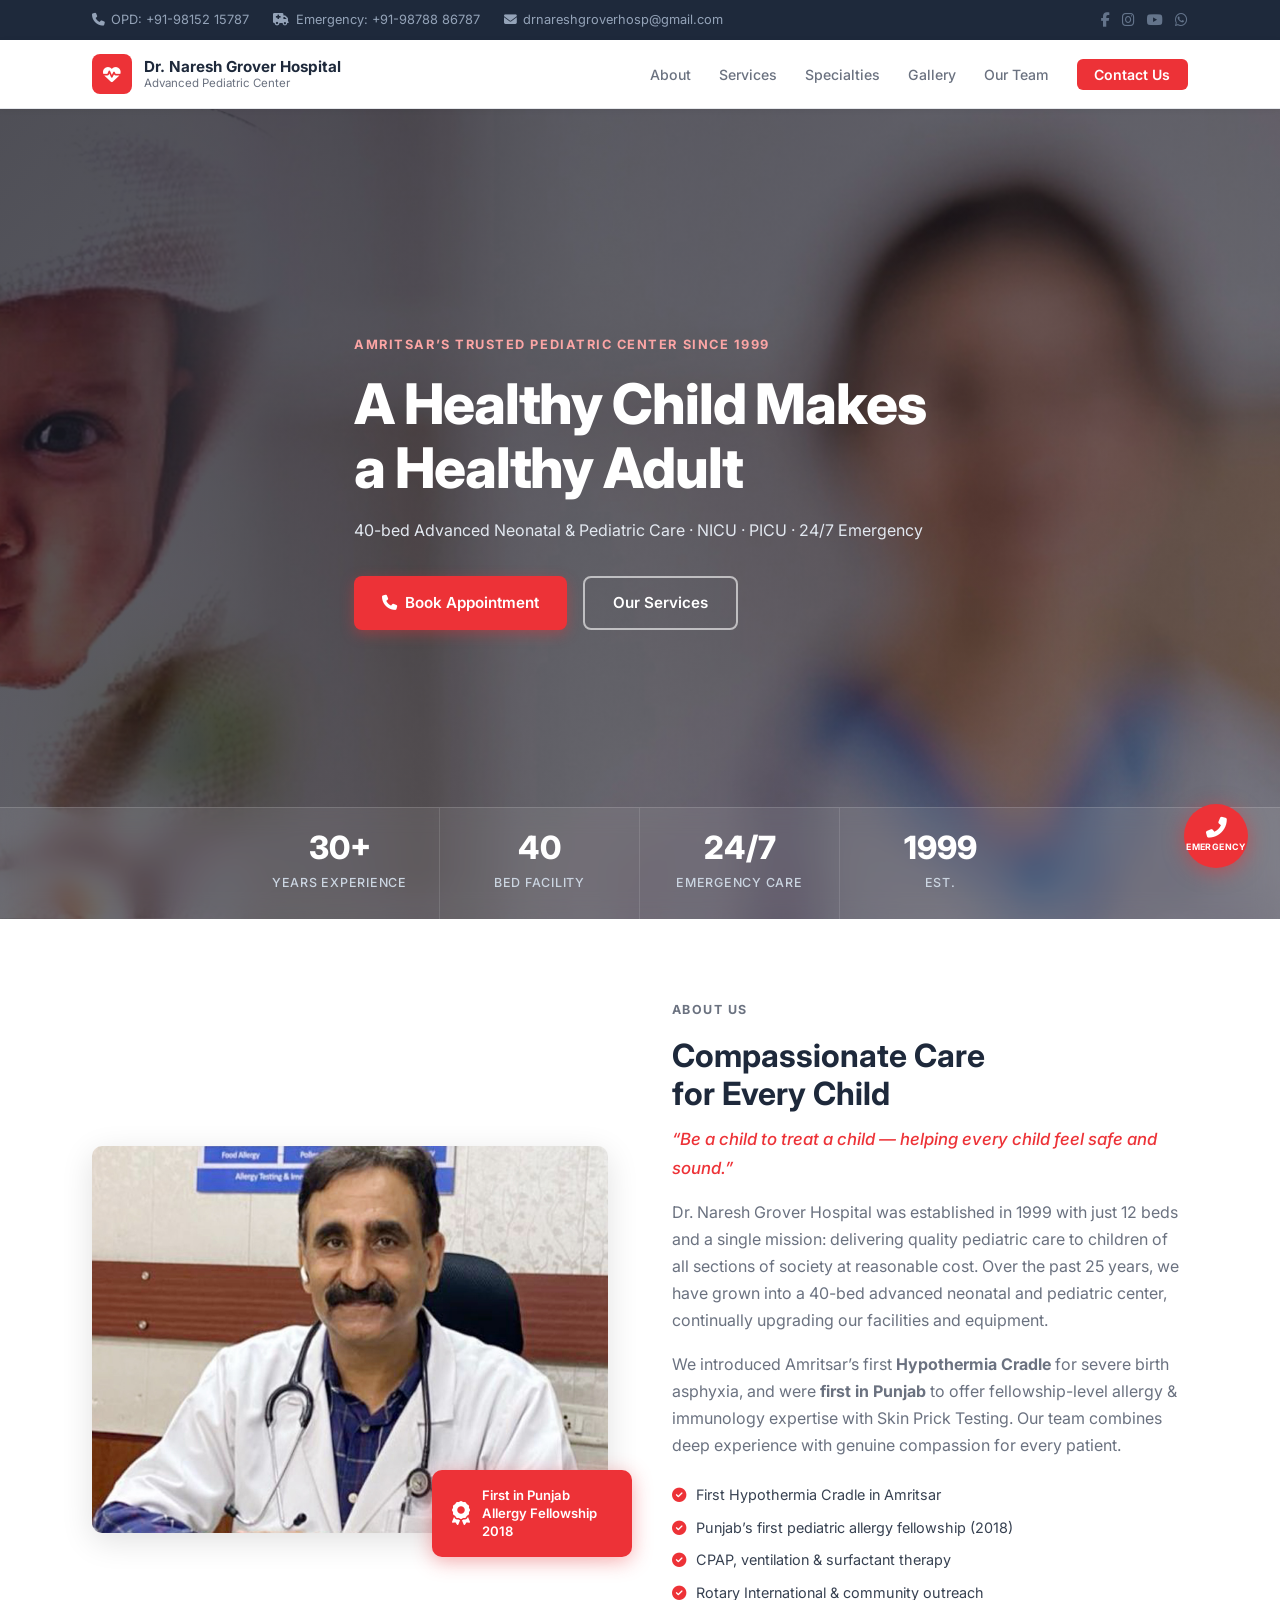
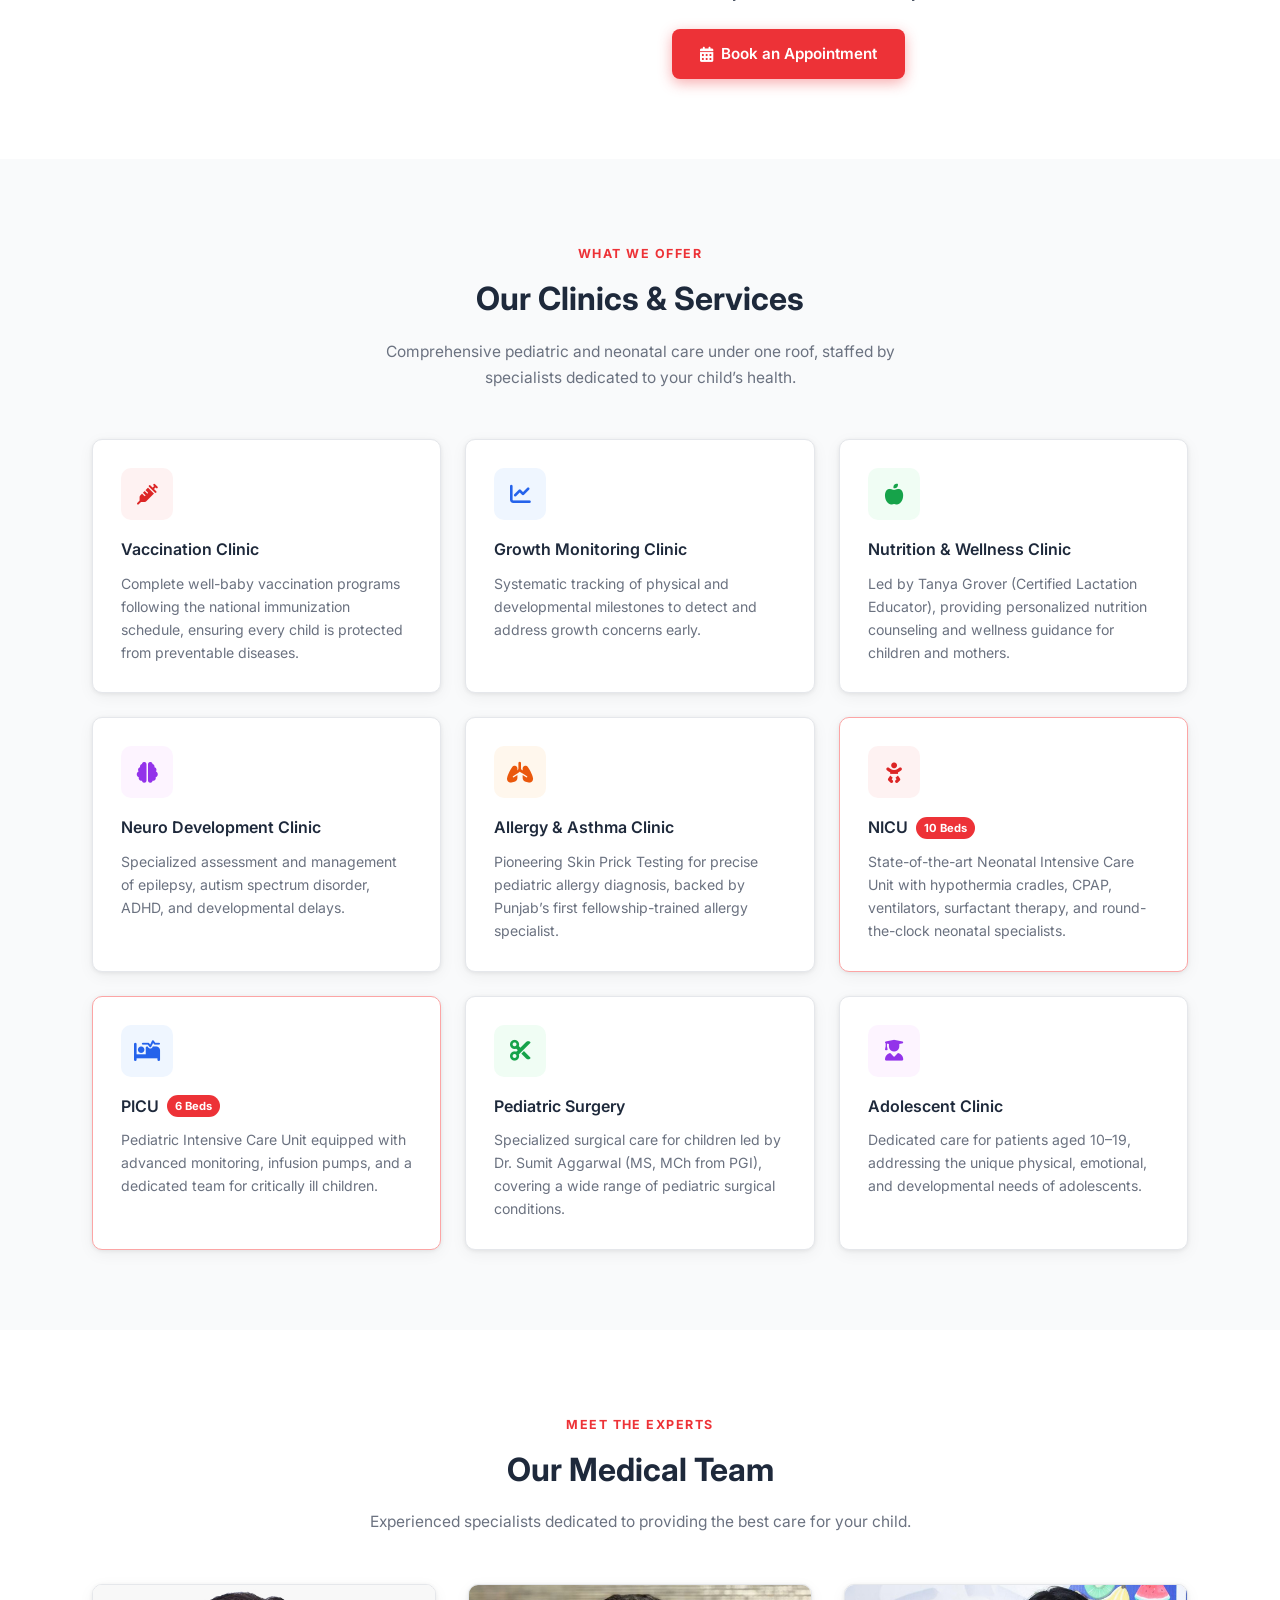
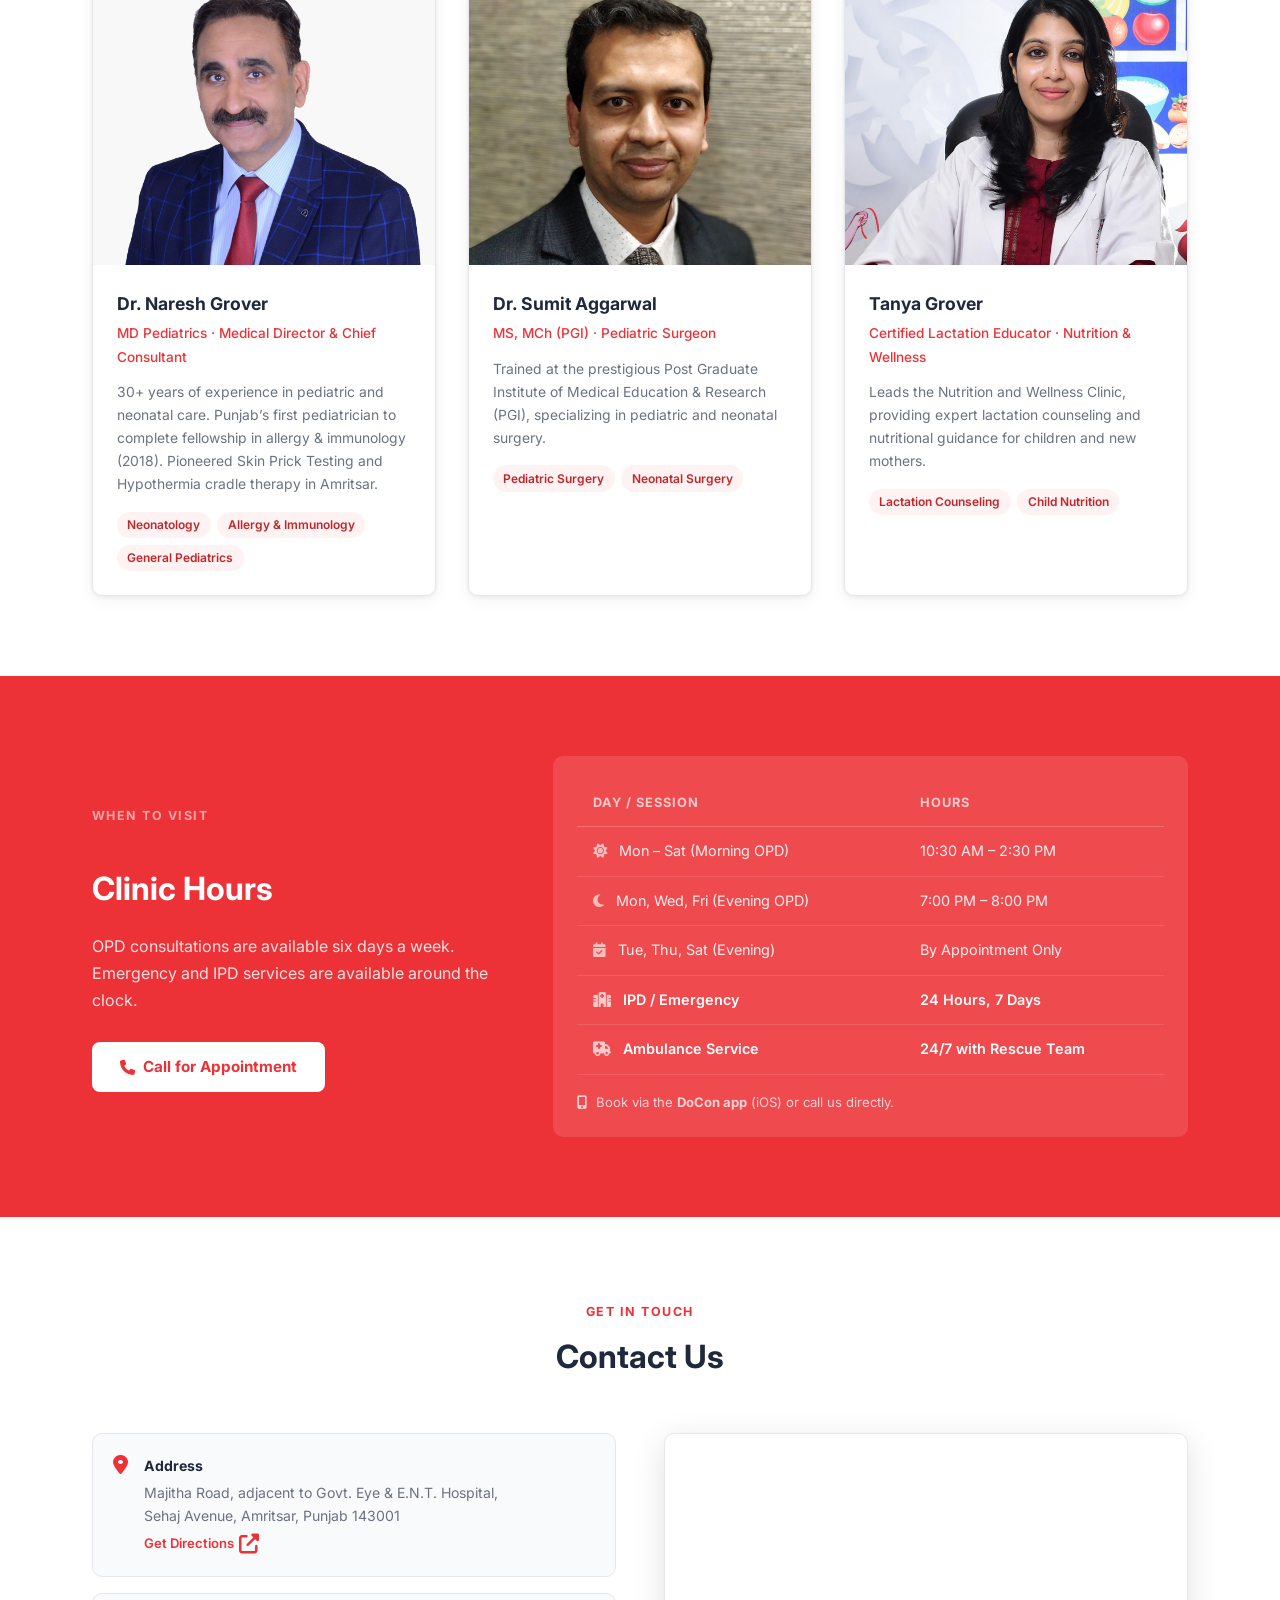
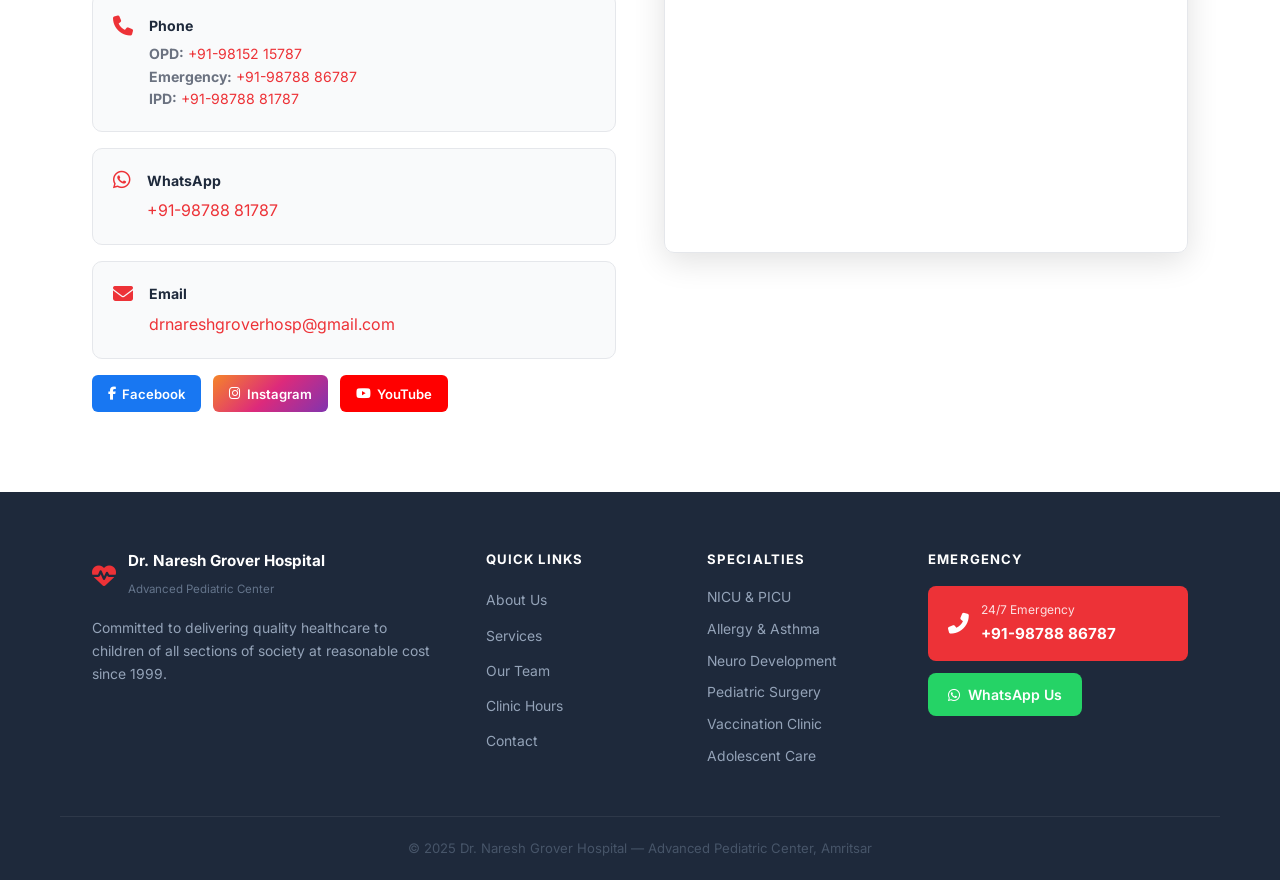
<file: index.html>
<!DOCTYPE html>
<html lang="en">
<head>
  <meta charset="UTF-8" />
  <meta name="viewport" content="width=device-width, initial-scale=1.0" />
  <title>Dr. Naresh Grover Hospital &mdash; Advanced Pediatric Center</title>
  <meta name="description" content="Dr. Naresh Grover Hospital - Advanced Pediatric Center in Amritsar. 40-bed NICU/PICU facility with 30+ years of expert pediatric and neonatal care." />
  <link rel="stylesheet" href="style.css" />
  <link rel="preconnect" href="https://fonts.googleapis.com" />
  <link rel="preconnect" href="https://fonts.gstatic.com" crossorigin />
  <link href="https://fonts.googleapis.com/css2?family=Inter:wght@300;400;500;600;700&display=swap" rel="stylesheet" />
  <link rel="stylesheet" href="https://cdnjs.cloudflare.com/ajax/libs/font-awesome/6.4.0/css/all.min.css" />
</head>
<body>

  <!-- Top Bar -->
  <div class="topbar">
    <div class="topbar-inner">
      <div class="topbar-left">
        <a href="tel:+919815215787"><i class="fas fa-phone"></i> OPD: +91-98152 15787</a>
        <a href="tel:+919878886787"><i class="fas fa-ambulance"></i> Emergency: +91-98788 86787</a>
        <a href="mailto:drnareshgroverhosp@gmail.com"><i class="fas fa-envelope"></i> drnareshgroverhosp@gmail.com</a>
      </div>
      <div class="topbar-right">
        <a href="https://www.facebook.com/drnareshgroverhospital" target="_blank" rel="noopener" aria-label="Facebook"><i class="fab fa-facebook-f"></i></a>
        <a href="https://www.instagram.com/drnareshgroverhospital" target="_blank" rel="noopener" aria-label="Instagram"><i class="fab fa-instagram"></i></a>
        <a href="https://www.youtube.com/@DrNareshGrover" target="_blank" rel="noopener" aria-label="YouTube"><i class="fab fa-youtube"></i></a>
        <a href="https://wa.me/919878881787" target="_blank" rel="noopener" aria-label="WhatsApp"><i class="fab fa-whatsapp"></i></a>
      </div>
    </div>
  </div>

  <!-- Navigation -->
  <nav id="navbar">
    <div class="nav-container">
      <a href="#top" class="nav-brand">
        <div class="brand-icon"><i class="fas fa-heartbeat"></i></div>
        <div class="brand-text">
          <span class="brand-name">Dr. Naresh Grover Hospital</span>
          <span class="brand-sub">Advanced Pediatric Center</span>
        </div>
      </a>
      <button class="nav-toggle" id="navToggle" aria-label="Toggle menu">
        <i class="fas fa-bars"></i>
      </button>
      <ul class="nav-links" id="navLinks">
        <li><a href="#about">About</a></li>
        <li><a href="services.html">Services</a></li>
        <li><a href="specialties.html">Specialties</a></li>
        <li><a href="gallery.html">Gallery</a></li>
        <li><a href="#team">Our Team</a></li>
        <li><a href="#contact" class="nav-cta">Contact Us</a></li>
      </ul>
    </div>
  </nav>

  <!-- Hero -->
  <section id="top" class="hero">
    <div class="hero-slides">
      <div class="hero-slide active" style="background-image: url('assets/hero1.jpg')"></div>
      <div class="hero-slide" style="background-image: url('assets/hero2.jpg')"></div>
    </div>
    <div class="hero-overlay"></div>
    <div class="hero-content">
      <p class="hero-eyebrow">Amritsar&rsquo;s Trusted Pediatric Center Since 1999</p>
      <h1>A Healthy Child Makes<br>a Healthy Adult</h1>
      <p class="hero-sub">40-bed Advanced Neonatal &amp; Pediatric Care &middot; NICU &middot; PICU &middot; 24/7 Emergency</p>
      <div class="hero-buttons">
        <a href="tel:+919815215787" class="btn-primary"><i class="fas fa-phone"></i> Book Appointment</a>
        <a href="#services" class="btn-outline">Our Services</a>
      </div>
    </div>
    <div class="hero-stats">
      <div class="stat">
        <span class="stat-num">30+</span>
        <span class="stat-label">Years Experience</span>
      </div>
      <div class="stat">
        <span class="stat-num">40</span>
        <span class="stat-label">Bed Facility</span>
      </div>
      <div class="stat">
        <span class="stat-num">24/7</span>
        <span class="stat-label">Emergency Care</span>
      </div>
      <div class="stat">
        <span class="stat-num">1999</span>
        <span class="stat-label">Est.</span>
      </div>
    </div>
  </section>

  <!-- About -->
  <section id="about" class="section">
    <div class="container about-grid">
      <div class="about-img">
        <img src="assets/hospital-about.jpg" alt="Dr. Naresh Grover Hospital" />
        <div class="about-badge">
          <i class="fas fa-award"></i>
          <span>First in Punjab<br>Allergy Fellowship 2018</span>
        </div>
      </div>
      <div class="about-text">
        <p class="section-eyebrow">About Us</p>
        <h2>Compassionate Care<br>for Every Child</h2>
        <p class="lead">&ldquo;Be a child to treat a child &mdash; helping every child feel safe and sound.&rdquo;</p>
        <p>Dr. Naresh Grover Hospital was established in 1999 with just 12 beds and a single mission: delivering quality pediatric care to children of all sections of society at reasonable cost. Over the past 25 years, we have grown into a 40-bed advanced neonatal and pediatric center, continually upgrading our facilities and equipment.</p>
        <p>We introduced Amritsar&rsquo;s first <strong>Hypothermia Cradle</strong> for severe birth asphyxia, and were <strong>first in Punjab</strong> to offer fellowship-level allergy &amp; immunology expertise with Skin Prick Testing. Our team combines deep experience with genuine compassion for every patient.</p>
        <div class="about-highlights">
          <div class="highlight">
            <i class="fas fa-check-circle"></i>
            <span>First Hypothermia Cradle in Amritsar</span>
          </div>
          <div class="highlight">
            <i class="fas fa-check-circle"></i>
            <span>Punjab&rsquo;s first pediatric allergy fellowship (2018)</span>
          </div>
          <div class="highlight">
            <i class="fas fa-check-circle"></i>
            <span>CPAP, ventilation &amp; surfactant therapy</span>
          </div>
          <div class="highlight">
            <i class="fas fa-check-circle"></i>
            <span>Rotary International &amp; community outreach</span>
          </div>
        </div>
        <a href="tel:+919815215787" class="btn-primary"><i class="fas fa-calendar-alt"></i> Book an Appointment</a>
      </div>
    </div>
  </section>

  <!-- Services -->
  <section id="services" class="section section-alt">
    <div class="container">
      <div class="section-header">
        <p class="section-eyebrow">What We Offer</p>
        <h2>Our Clinics &amp; Services</h2>
        <p class="section-desc">Comprehensive pediatric and neonatal care under one roof, staffed by specialists dedicated to your child&rsquo;s health.</p>
      </div>
      <div class="services-grid">

        <div class="service-card">
          <div class="service-icon" style="background:#fef2f2; color:#dc2626;"><i class="fas fa-syringe"></i></div>
          <h3>Vaccination Clinic</h3>
          <p>Complete well-baby vaccination programs following the national immunization schedule, ensuring every child is protected from preventable diseases.</p>
        </div>

        <div class="service-card">
          <div class="service-icon" style="background:#eff6ff; color:#2563eb;"><i class="fas fa-chart-line"></i></div>
          <h3>Growth Monitoring Clinic</h3>
          <p>Systematic tracking of physical and developmental milestones to detect and address growth concerns early.</p>
        </div>

        <div class="service-card">
          <div class="service-icon" style="background:#f0fdf4; color:#16a34a;"><i class="fas fa-apple-alt"></i></div>
          <h3>Nutrition &amp; Wellness Clinic</h3>
          <p>Led by Tanya Grover (Certified Lactation Educator), providing personalized nutrition counseling and wellness guidance for children and mothers.</p>
        </div>

        <div class="service-card">
          <div class="service-icon" style="background:#fdf4ff; color:#9333ea;"><i class="fas fa-brain"></i></div>
          <h3>Neuro Development Clinic</h3>
          <p>Specialized assessment and management of epilepsy, autism spectrum disorder, ADHD, and developmental delays.</p>
        </div>

        <div class="service-card">
          <div class="service-icon" style="background:#fff7ed; color:#ea580c;"><i class="fas fa-lungs"></i></div>
          <h3>Allergy &amp; Asthma Clinic</h3>
          <p>Pioneering Skin Prick Testing for precise pediatric allergy diagnosis, backed by Punjab&rsquo;s first fellowship-trained allergy specialist.</p>
        </div>

        <div class="service-card featured-service">
          <div class="service-icon" style="background:#fef2f2; color:#dc2626;"><i class="fas fa-baby"></i></div>
          <h3>NICU <span class="badge">10 Beds</span></h3>
          <p>State-of-the-art Neonatal Intensive Care Unit with hypothermia cradles, CPAP, ventilators, surfactant therapy, and round-the-clock neonatal specialists.</p>
        </div>

        <div class="service-card featured-service">
          <div class="service-icon" style="background:#eff6ff; color:#2563eb;"><i class="fas fa-procedures"></i></div>
          <h3>PICU <span class="badge">6 Beds</span></h3>
          <p>Pediatric Intensive Care Unit equipped with advanced monitoring, infusion pumps, and a dedicated team for critically ill children.</p>
        </div>

        <div class="service-card">
          <div class="service-icon" style="background:#f0fdf4; color:#16a34a;"><i class="fas fa-cut"></i></div>
          <h3>Pediatric Surgery</h3>
          <p>Specialized surgical care for children led by Dr. Sumit Aggarwal (MS, MCh from PGI), covering a wide range of pediatric surgical conditions.</p>
        </div>

        <div class="service-card">
          <div class="service-icon" style="background:#fdf4ff; color:#9333ea;"><i class="fas fa-user-graduate"></i></div>
          <h3>Adolescent Clinic</h3>
          <p>Dedicated care for patients aged 10–19, addressing the unique physical, emotional, and developmental needs of adolescents.</p>
        </div>

      </div>
    </div>
  </section>

  <!-- Team -->
  <section id="team" class="section">
    <div class="container">
      <div class="section-header">
        <p class="section-eyebrow">Meet the Experts</p>
        <h2>Our Medical Team</h2>
        <p class="section-desc">Experienced specialists dedicated to providing the best care for your child.</p>
      </div>
      <div class="team-grid">

        <div class="team-card">
          <div class="team-img-wrap">
            <img src="assets/dr-naresh.jpg" alt="Dr. Naresh Grover" />
          </div>
          <div class="team-body">
            <h3>Dr. Naresh Grover</h3>
            <p class="team-role">MD Pediatrics &middot; Medical Director &amp; Chief Consultant</p>
            <p class="team-bio">30+ years of experience in pediatric and neonatal care. Punjab&rsquo;s first pediatrician to complete fellowship in allergy &amp; immunology (2018). Pioneered Skin Prick Testing and Hypothermia cradle therapy in Amritsar.</p>
            <div class="team-tags">
              <span>Neonatology</span>
              <span>Allergy &amp; Immunology</span>
              <span>General Pediatrics</span>
            </div>
          </div>
        </div>

        <div class="team-card">
          <div class="team-img-wrap">
            <img src="assets/dr-sumit.jpg" alt="Dr. Sumit Aggarwal" />
          </div>
          <div class="team-body">
            <h3>Dr. Sumit Aggarwal</h3>
            <p class="team-role">MS, MCh (PGI) &middot; Pediatric Surgeon</p>
            <p class="team-bio">Trained at the prestigious Post Graduate Institute of Medical Education &amp; Research (PGI), specializing in pediatric and neonatal surgery.</p>
            <div class="team-tags">
              <span>Pediatric Surgery</span>
              <span>Neonatal Surgery</span>
            </div>
          </div>
        </div>

        <div class="team-card">
          <div class="team-img-wrap">
            <img src="assets/tanya.jpg" alt="Tanya Grover" />
          </div>
          <div class="team-body">
            <h3>Tanya Grover</h3>
            <p class="team-role">Certified Lactation Educator &middot; Nutrition &amp; Wellness</p>
            <p class="team-bio">Leads the Nutrition and Wellness Clinic, providing expert lactation counseling and nutritional guidance for children and new mothers.</p>
            <div class="team-tags">
              <span>Lactation Counseling</span>
              <span>Child Nutrition</span>
            </div>
          </div>
        </div>

      </div>
    </div>
  </section>

  <!-- Hours -->
  <section id="hours" class="section section-red">
    <div class="container hours-grid">
      <div class="hours-text">
        <p class="section-eyebrow light">When to Visit</p>
        <h2>Clinic Hours</h2>
        <p>OPD consultations are available six days a week. Emergency and IPD services are available around the clock.</p>
        <a href="tel:+919815215787" class="btn-white"><i class="fas fa-phone"></i> Call for Appointment</a>
      </div>
      <div class="hours-table-wrap">
        <table class="hours-table">
          <thead>
            <tr><th>Day / Session</th><th>Hours</th></tr>
          </thead>
          <tbody>
            <tr>
              <td><i class="fas fa-sun"></i> Mon &ndash; Sat (Morning OPD)</td>
              <td>10:30 AM &ndash; 2:30 PM</td>
            </tr>
            <tr>
              <td><i class="fas fa-moon"></i> Mon, Wed, Fri (Evening OPD)</td>
              <td>7:00 PM &ndash; 8:00 PM</td>
            </tr>
            <tr>
              <td><i class="fas fa-calendar-check"></i> Tue, Thu, Sat (Evening)</td>
              <td>By Appointment Only</td>
            </tr>
            <tr class="highlight-row">
              <td><i class="fas fa-hospital"></i> IPD / Emergency</td>
              <td>24 Hours, 7 Days</td>
            </tr>
            <tr class="highlight-row">
              <td><i class="fas fa-ambulance"></i> Ambulance Service</td>
              <td>24/7 with Rescue Team</td>
            </tr>
          </tbody>
        </table>
        <p class="hours-note"><i class="fas fa-mobile-alt"></i> Book via the <strong>DoCon app</strong> (iOS) or call us directly.</p>
      </div>
    </div>
  </section>

  <!-- Contact -->
  <section id="contact" class="section">
    <div class="container">
      <div class="section-header">
        <p class="section-eyebrow">Get in Touch</p>
        <h2>Contact Us</h2>
      </div>
      <div class="contact-grid">

        <div class="contact-info">
          <div class="contact-card">
            <i class="fas fa-map-marker-alt"></i>
            <div>
              <h4>Address</h4>
              <p>Majitha Road, adjacent to Govt. Eye &amp; E.N.T. Hospital,<br>Sehaj Avenue, Amritsar, Punjab 143001</p>
              <a href="https://goo.gl/maps/JpmwkRrYHi6kUUGVA" target="_blank" rel="noopener" class="map-link">Get Directions <i class="fas fa-external-link-alt"></i></a>
            </div>
          </div>
          <div class="contact-card">
            <i class="fas fa-phone"></i>
            <div>
              <h4>Phone</h4>
              <p><strong>OPD:</strong> <a href="tel:+919815215787">+91-98152 15787</a></p>
              <p><strong>Emergency:</strong> <a href="tel:+919878886787">+91-98788 86787</a></p>
              <p><strong>IPD:</strong> <a href="tel:+919878881787">+91-98788 81787</a></p>
            </div>
          </div>
          <div class="contact-card">
            <i class="fab fa-whatsapp"></i>
            <div>
              <h4>WhatsApp</h4>
              <a href="https://wa.me/919878881787" target="_blank" rel="noopener">+91-98788 81787</a>
            </div>
          </div>
          <div class="contact-card">
            <i class="fas fa-envelope"></i>
            <div>
              <h4>Email</h4>
              <a href="mailto:drnareshgroverhosp@gmail.com">drnareshgroverhosp@gmail.com</a>
            </div>
          </div>
          <div class="social-row">
            <a href="https://www.facebook.com/drnareshgroverhospital" target="_blank" rel="noopener" class="social-btn facebook"><i class="fab fa-facebook-f"></i> Facebook</a>
            <a href="https://www.instagram.com/drnareshgroverhospital" target="_blank" rel="noopener" class="social-btn instagram"><i class="fab fa-instagram"></i> Instagram</a>
            <a href="https://www.youtube.com/@DrNareshGrover" target="_blank" rel="noopener" class="social-btn youtube"><i class="fab fa-youtube"></i> YouTube</a>
          </div>
        </div>

        <div class="map-wrap">
          <iframe
            src="https://www.google.com/maps/embed?pb=!1m18!1m12!1m3!1d3397.7!2d74.8720!3d31.6340!2m3!1f0!2f0!3f0!3m2!1i1024!2i768!4f13.1!3m3!1m2!1s0x0%3A0x0!2zMzHCsDM4JzAyLjQiTiA3NMKwNTInMTkuMiJF!5e0!3m2!1sen!2sin!4v1234567890"
            width="100%" height="100%" style="border:0;" allowfullscreen="" loading="lazy"
            referrerpolicy="no-referrer-when-downgrade"
            title="Dr. Naresh Grover Hospital location map">
          </iframe>
        </div>

      </div>
    </div>
  </section>

  <!-- Footer -->
  <footer>
    <div class="container footer-grid">
      <div class="footer-brand">
        <div class="footer-logo">
          <i class="fas fa-heartbeat"></i>
          <div>
            <span class="footer-name">Dr. Naresh Grover Hospital</span>
            <span class="footer-sub">Advanced Pediatric Center</span>
          </div>
        </div>
        <p>Committed to delivering quality healthcare to children of all sections of society at reasonable cost since 1999.</p>
      </div>
      <div class="footer-links">
        <h4>Quick Links</h4>
        <ul>
          <li><a href="#about">About Us</a></li>
          <li><a href="#services">Services</a></li>
          <li><a href="#team">Our Team</a></li>
          <li><a href="#hours">Clinic Hours</a></li>
          <li><a href="#contact">Contact</a></li>
        </ul>
      </div>
      <div class="footer-services">
        <h4>Specialties</h4>
        <ul>
          <li>NICU &amp; PICU</li>
          <li>Allergy &amp; Asthma</li>
          <li>Neuro Development</li>
          <li>Pediatric Surgery</li>
          <li>Vaccination Clinic</li>
          <li>Adolescent Care</li>
        </ul>
      </div>
      <div class="footer-emergency">
        <h4>Emergency</h4>
        <a href="tel:+919878886787" class="emergency-btn">
          <i class="fas fa-phone-alt"></i>
          <div>
            <span>24/7 Emergency</span>
            <strong>+91-98788 86787</strong>
          </div>
        </a>
        <a href="https://wa.me/919878881787" target="_blank" rel="noopener" class="whatsapp-btn">
          <i class="fab fa-whatsapp"></i> WhatsApp Us
        </a>
      </div>
    </div>
    <div class="footer-bottom">
      <p>&copy; 2025 Dr. Naresh Grover Hospital &mdash; Advanced Pediatric Center, Amritsar</p>
    </div>
  </footer>

  <!-- Floating Emergency Button -->
  <a href="tel:+919878886787" class="fab-emergency" title="Emergency Call">
    <i class="fas fa-phone-alt"></i>
    <span>Emergency</span>
  </a>

  <script src="main.js"></script>
</body>
</html>
</file>
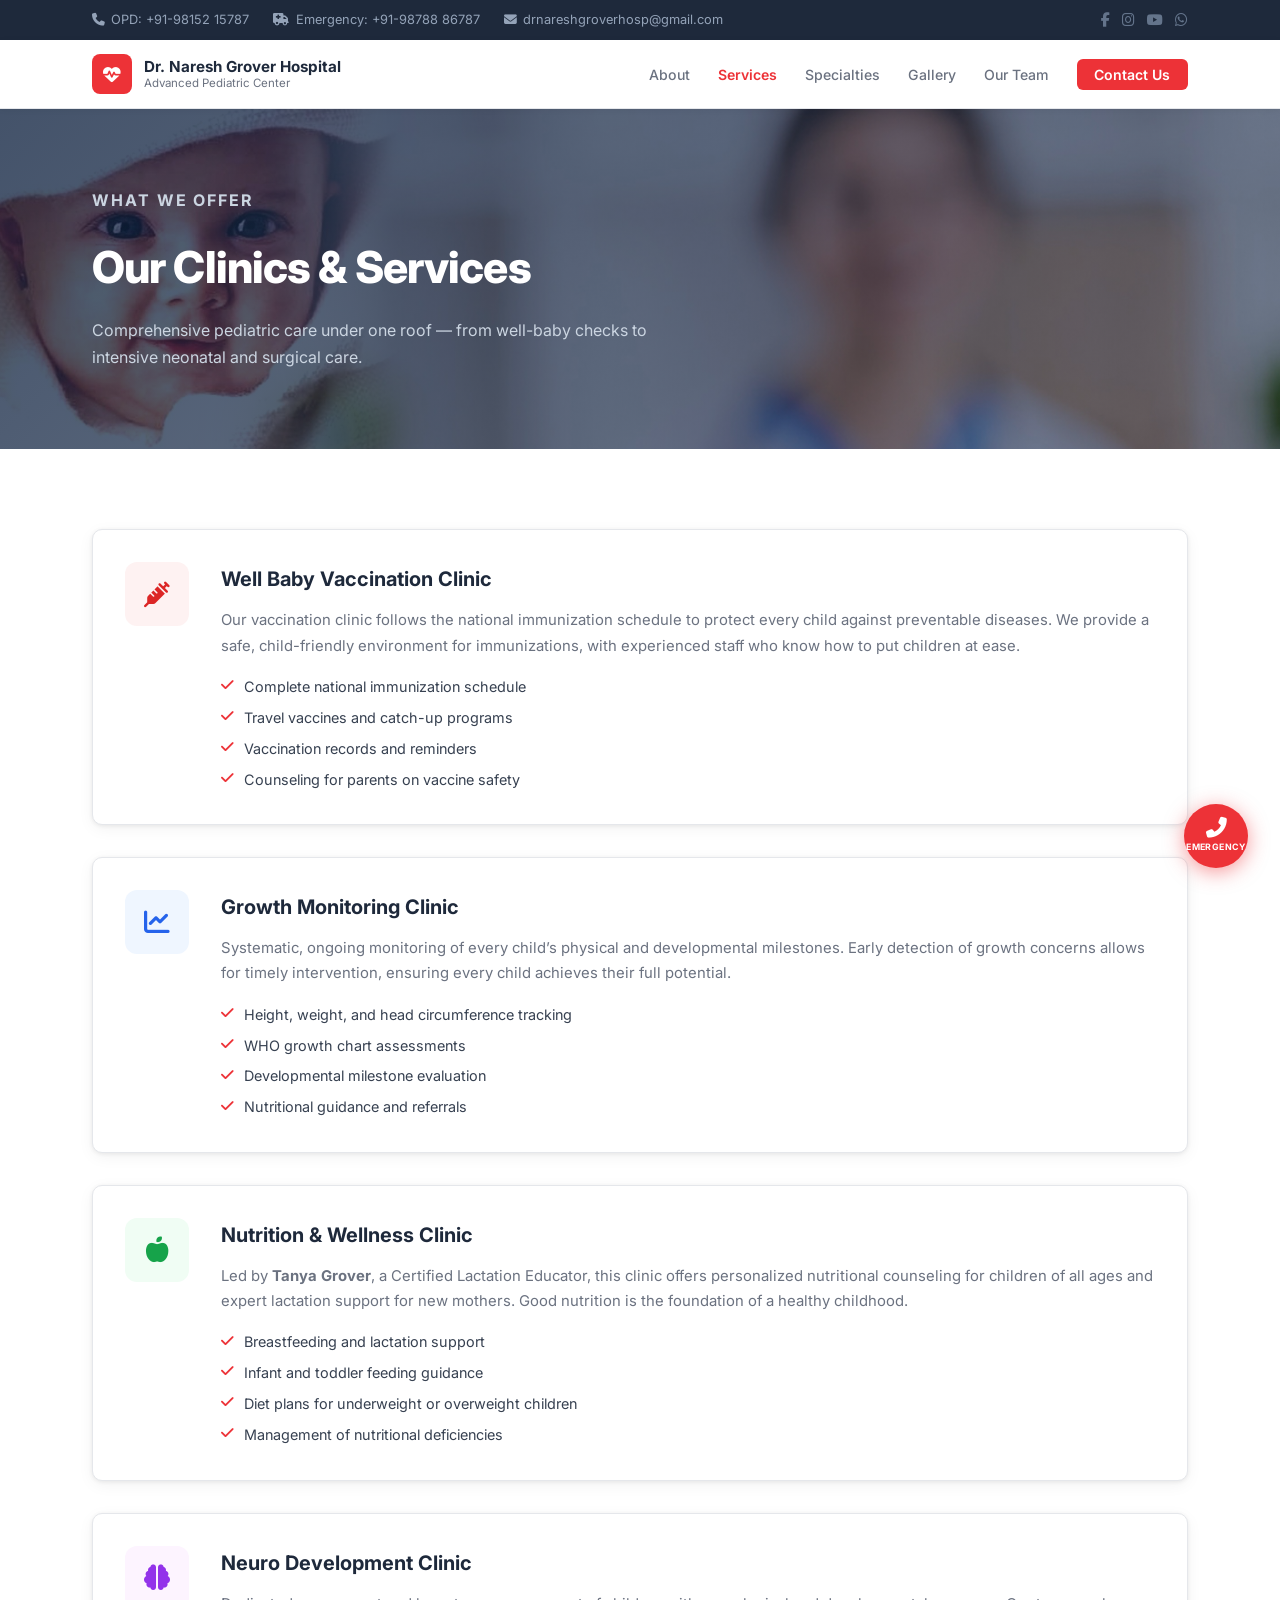
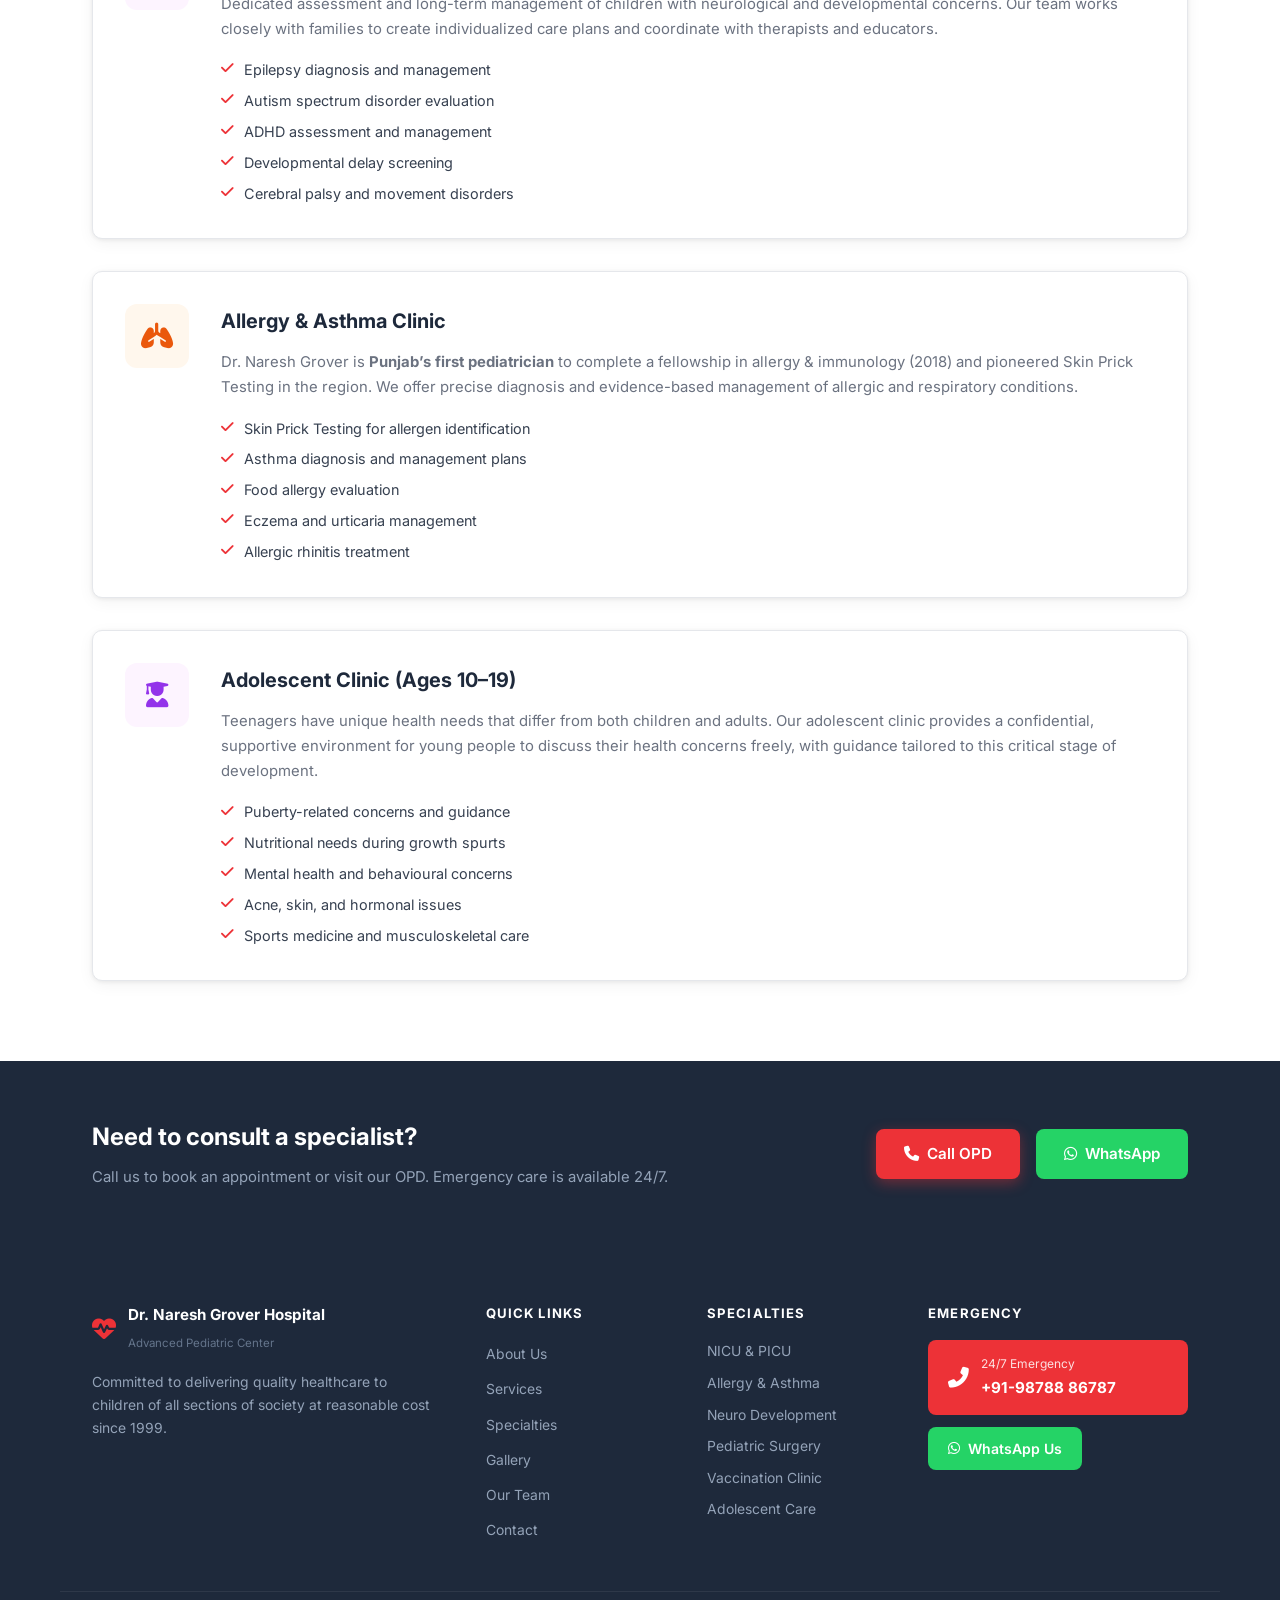
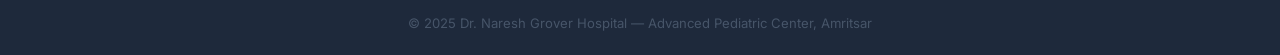
<file: services.html>
<!DOCTYPE html>
<html lang="en">
<head>
  <meta charset="UTF-8" />
  <meta name="viewport" content="width=device-width, initial-scale=1.0" />
  <title>Services &mdash; Dr. Naresh Grover Hospital</title>
  <meta name="description" content="Comprehensive pediatric services at Dr. Naresh Grover Hospital including NICU, PICU, vaccination, allergy, neuro development, nutrition, and adolescent care." />
  <link rel="stylesheet" href="style.css" />
  <link rel="preconnect" href="https://fonts.googleapis.com" />
  <link rel="preconnect" href="https://fonts.gstatic.com" crossorigin />
  <link href="https://fonts.googleapis.com/css2?family=Inter:wght@300;400;500;600;700&display=swap" rel="stylesheet" />
  <link rel="stylesheet" href="https://cdnjs.cloudflare.com/ajax/libs/font-awesome/6.4.0/css/all.min.css" />
</head>
<body>

  <div class="topbar">
    <div class="topbar-inner">
      <div class="topbar-left">
        <a href="tel:+919815215787"><i class="fas fa-phone"></i> OPD: +91-98152 15787</a>
        <a href="tel:+919878886787"><i class="fas fa-ambulance"></i> Emergency: +91-98788 86787</a>
        <a href="mailto:drnareshgroverhosp@gmail.com"><i class="fas fa-envelope"></i> drnareshgroverhosp@gmail.com</a>
      </div>
      <div class="topbar-right">
        <a href="https://www.facebook.com/drnareshgroverhospital" target="_blank" rel="noopener"><i class="fab fa-facebook-f"></i></a>
        <a href="https://www.instagram.com/drnareshgroverhospital" target="_blank" rel="noopener"><i class="fab fa-instagram"></i></a>
        <a href="https://www.youtube.com/@DrNareshGrover" target="_blank" rel="noopener"><i class="fab fa-youtube"></i></a>
        <a href="https://wa.me/919878881787" target="_blank" rel="noopener"><i class="fab fa-whatsapp"></i></a>
      </div>
    </div>
  </div>

  <nav id="navbar">
    <div class="nav-container">
      <a href="index.html" class="nav-brand">
        <div class="brand-icon"><i class="fas fa-heartbeat"></i></div>
        <div class="brand-text">
          <span class="brand-name">Dr. Naresh Grover Hospital</span>
          <span class="brand-sub">Advanced Pediatric Center</span>
        </div>
      </a>
      <button class="nav-toggle" id="navToggle" aria-label="Toggle menu"><i class="fas fa-bars"></i></button>
      <ul class="nav-links" id="navLinks">
        <li><a href="index.html#about">About</a></li>
        <li><a href="services.html" class="nav-active">Services</a></li>
        <li><a href="specialties.html">Specialties</a></li>
        <li><a href="gallery.html">Gallery</a></li>
        <li><a href="index.html#team">Our Team</a></li>
        <li><a href="index.html#contact" class="nav-cta">Contact Us</a></li>
      </ul>
    </div>
  </nav>

  <!-- Page Hero -->
  <div class="page-hero" style="background-image: url('assets/hero1.jpg')">
    <div class="page-hero-overlay"></div>
    <div class="page-hero-content">
      <p class="hero-eyebrow">What We Offer</p>
      <h1>Our Clinics &amp; Services</h1>
      <p>Comprehensive pediatric care under one roof &mdash; from well-baby checks to intensive neonatal and surgical care.</p>
    </div>
  </div>

  <!-- Services Detail -->
  <section class="section">
    <div class="container">
      <div class="services-detail-grid">

        <div class="service-detail-card" id="vaccination">
          <div class="sdc-icon" style="background:#fef2f2; color:#dc2626;"><i class="fas fa-syringe"></i></div>
          <div class="sdc-body">
            <h2>Well Baby Vaccination Clinic</h2>
            <p>Our vaccination clinic follows the national immunization schedule to protect every child against preventable diseases. We provide a safe, child-friendly environment for immunizations, with experienced staff who know how to put children at ease.</p>
            <ul class="sdc-list">
              <li><i class="fas fa-check"></i> Complete national immunization schedule</li>
              <li><i class="fas fa-check"></i> Travel vaccines and catch-up programs</li>
              <li><i class="fas fa-check"></i> Vaccination records and reminders</li>
              <li><i class="fas fa-check"></i> Counseling for parents on vaccine safety</li>
            </ul>
          </div>
        </div>

        <div class="service-detail-card" id="growth">
          <div class="sdc-icon" style="background:#eff6ff; color:#2563eb;"><i class="fas fa-chart-line"></i></div>
          <div class="sdc-body">
            <h2>Growth Monitoring Clinic</h2>
            <p>Systematic, ongoing monitoring of every child&rsquo;s physical and developmental milestones. Early detection of growth concerns allows for timely intervention, ensuring every child achieves their full potential.</p>
            <ul class="sdc-list">
              <li><i class="fas fa-check"></i> Height, weight, and head circumference tracking</li>
              <li><i class="fas fa-check"></i> WHO growth chart assessments</li>
              <li><i class="fas fa-check"></i> Developmental milestone evaluation</li>
              <li><i class="fas fa-check"></i> Nutritional guidance and referrals</li>
            </ul>
          </div>
        </div>

        <div class="service-detail-card" id="nutrition">
          <div class="sdc-icon" style="background:#f0fdf4; color:#16a34a;"><i class="fas fa-apple-alt"></i></div>
          <div class="sdc-body">
            <h2>Nutrition &amp; Wellness Clinic</h2>
            <p>Led by <strong>Tanya Grover</strong>, a Certified Lactation Educator, this clinic offers personalized nutritional counseling for children of all ages and expert lactation support for new mothers. Good nutrition is the foundation of a healthy childhood.</p>
            <ul class="sdc-list">
              <li><i class="fas fa-check"></i> Breastfeeding and lactation support</li>
              <li><i class="fas fa-check"></i> Infant and toddler feeding guidance</li>
              <li><i class="fas fa-check"></i> Diet plans for underweight or overweight children</li>
              <li><i class="fas fa-check"></i> Management of nutritional deficiencies</li>
            </ul>
          </div>
        </div>

        <div class="service-detail-card" id="neuro">
          <div class="sdc-icon" style="background:#fdf4ff; color:#9333ea;"><i class="fas fa-brain"></i></div>
          <div class="sdc-body">
            <h2>Neuro Development Clinic</h2>
            <p>Dedicated assessment and long-term management of children with neurological and developmental concerns. Our team works closely with families to create individualized care plans and coordinate with therapists and educators.</p>
            <ul class="sdc-list">
              <li><i class="fas fa-check"></i> Epilepsy diagnosis and management</li>
              <li><i class="fas fa-check"></i> Autism spectrum disorder evaluation</li>
              <li><i class="fas fa-check"></i> ADHD assessment and management</li>
              <li><i class="fas fa-check"></i> Developmental delay screening</li>
              <li><i class="fas fa-check"></i> Cerebral palsy and movement disorders</li>
            </ul>
          </div>
        </div>

        <div class="service-detail-card" id="allergy">
          <div class="sdc-icon" style="background:#fff7ed; color:#ea580c;"><i class="fas fa-lungs"></i></div>
          <div class="sdc-body">
            <h2>Allergy &amp; Asthma Clinic</h2>
            <p>Dr. Naresh Grover is <strong>Punjab&rsquo;s first pediatrician</strong> to complete a fellowship in allergy &amp; immunology (2018) and pioneered Skin Prick Testing in the region. We offer precise diagnosis and evidence-based management of allergic and respiratory conditions.</p>
            <ul class="sdc-list">
              <li><i class="fas fa-check"></i> Skin Prick Testing for allergen identification</li>
              <li><i class="fas fa-check"></i> Asthma diagnosis and management plans</li>
              <li><i class="fas fa-check"></i> Food allergy evaluation</li>
              <li><i class="fas fa-check"></i> Eczema and urticaria management</li>
              <li><i class="fas fa-check"></i> Allergic rhinitis treatment</li>
            </ul>
          </div>
        </div>

        <div class="service-detail-card" id="adolescent">
          <div class="sdc-icon" style="background:#fdf4ff; color:#9333ea;"><i class="fas fa-user-graduate"></i></div>
          <div class="sdc-body">
            <h2>Adolescent Clinic (Ages 10&ndash;19)</h2>
            <p>Teenagers have unique health needs that differ from both children and adults. Our adolescent clinic provides a confidential, supportive environment for young people to discuss their health concerns freely, with guidance tailored to this critical stage of development.</p>
            <ul class="sdc-list">
              <li><i class="fas fa-check"></i> Puberty-related concerns and guidance</li>
              <li><i class="fas fa-check"></i> Nutritional needs during growth spurts</li>
              <li><i class="fas fa-check"></i> Mental health and behavioural concerns</li>
              <li><i class="fas fa-check"></i> Acne, skin, and hormonal issues</li>
              <li><i class="fas fa-check"></i> Sports medicine and musculoskeletal care</li>
            </ul>
          </div>
        </div>

      </div>
    </div>
  </section>

  <!-- CTA -->
  <section class="cta-section">
    <div class="container cta-inner">
      <div>
        <h2>Need to consult a specialist?</h2>
        <p>Call us to book an appointment or visit our OPD. Emergency care is available 24/7.</p>
      </div>
      <div class="cta-btns">
        <a href="tel:+919815215787" class="btn-primary"><i class="fas fa-phone"></i> Call OPD</a>
        <a href="https://wa.me/919878881787" target="_blank" rel="noopener" class="btn-whatsapp"><i class="fab fa-whatsapp"></i> WhatsApp</a>
      </div>
    </div>
  </section>

  <footer>
    <div class="container footer-grid">
      <div class="footer-brand">
        <div class="footer-logo">
          <i class="fas fa-heartbeat"></i>
          <div><span class="footer-name">Dr. Naresh Grover Hospital</span><span class="footer-sub">Advanced Pediatric Center</span></div>
        </div>
        <p>Committed to delivering quality healthcare to children of all sections of society at reasonable cost since 1999.</p>
      </div>
      <div class="footer-links">
        <h4>Quick Links</h4>
        <ul>
          <li><a href="index.html#about">About Us</a></li>
          <li><a href="services.html">Services</a></li>
          <li><a href="specialties.html">Specialties</a></li>
          <li><a href="gallery.html">Gallery</a></li>
          <li><a href="index.html#team">Our Team</a></li>
          <li><a href="index.html#contact">Contact</a></li>
        </ul>
      </div>
      <div class="footer-services">
        <h4>Specialties</h4>
        <ul>
          <li>NICU &amp; PICU</li>
          <li>Allergy &amp; Asthma</li>
          <li>Neuro Development</li>
          <li>Pediatric Surgery</li>
          <li>Vaccination Clinic</li>
          <li>Adolescent Care</li>
        </ul>
      </div>
      <div class="footer-emergency">
        <h4>Emergency</h4>
        <a href="tel:+919878886787" class="emergency-btn">
          <i class="fas fa-phone-alt"></i>
          <div><span>24/7 Emergency</span><strong>+91-98788 86787</strong></div>
        </a>
        <a href="https://wa.me/919878881787" target="_blank" rel="noopener" class="whatsapp-btn"><i class="fab fa-whatsapp"></i> WhatsApp Us</a>
      </div>
    </div>
    <div class="footer-bottom"><p>&copy; 2025 Dr. Naresh Grover Hospital &mdash; Advanced Pediatric Center, Amritsar</p></div>
  </footer>

  <a href="tel:+919878886787" class="fab-emergency" title="Emergency Call">
    <i class="fas fa-phone-alt"></i><span>Emergency</span>
  </a>

  <script src="main.js"></script>
</body>
</html>
</file>
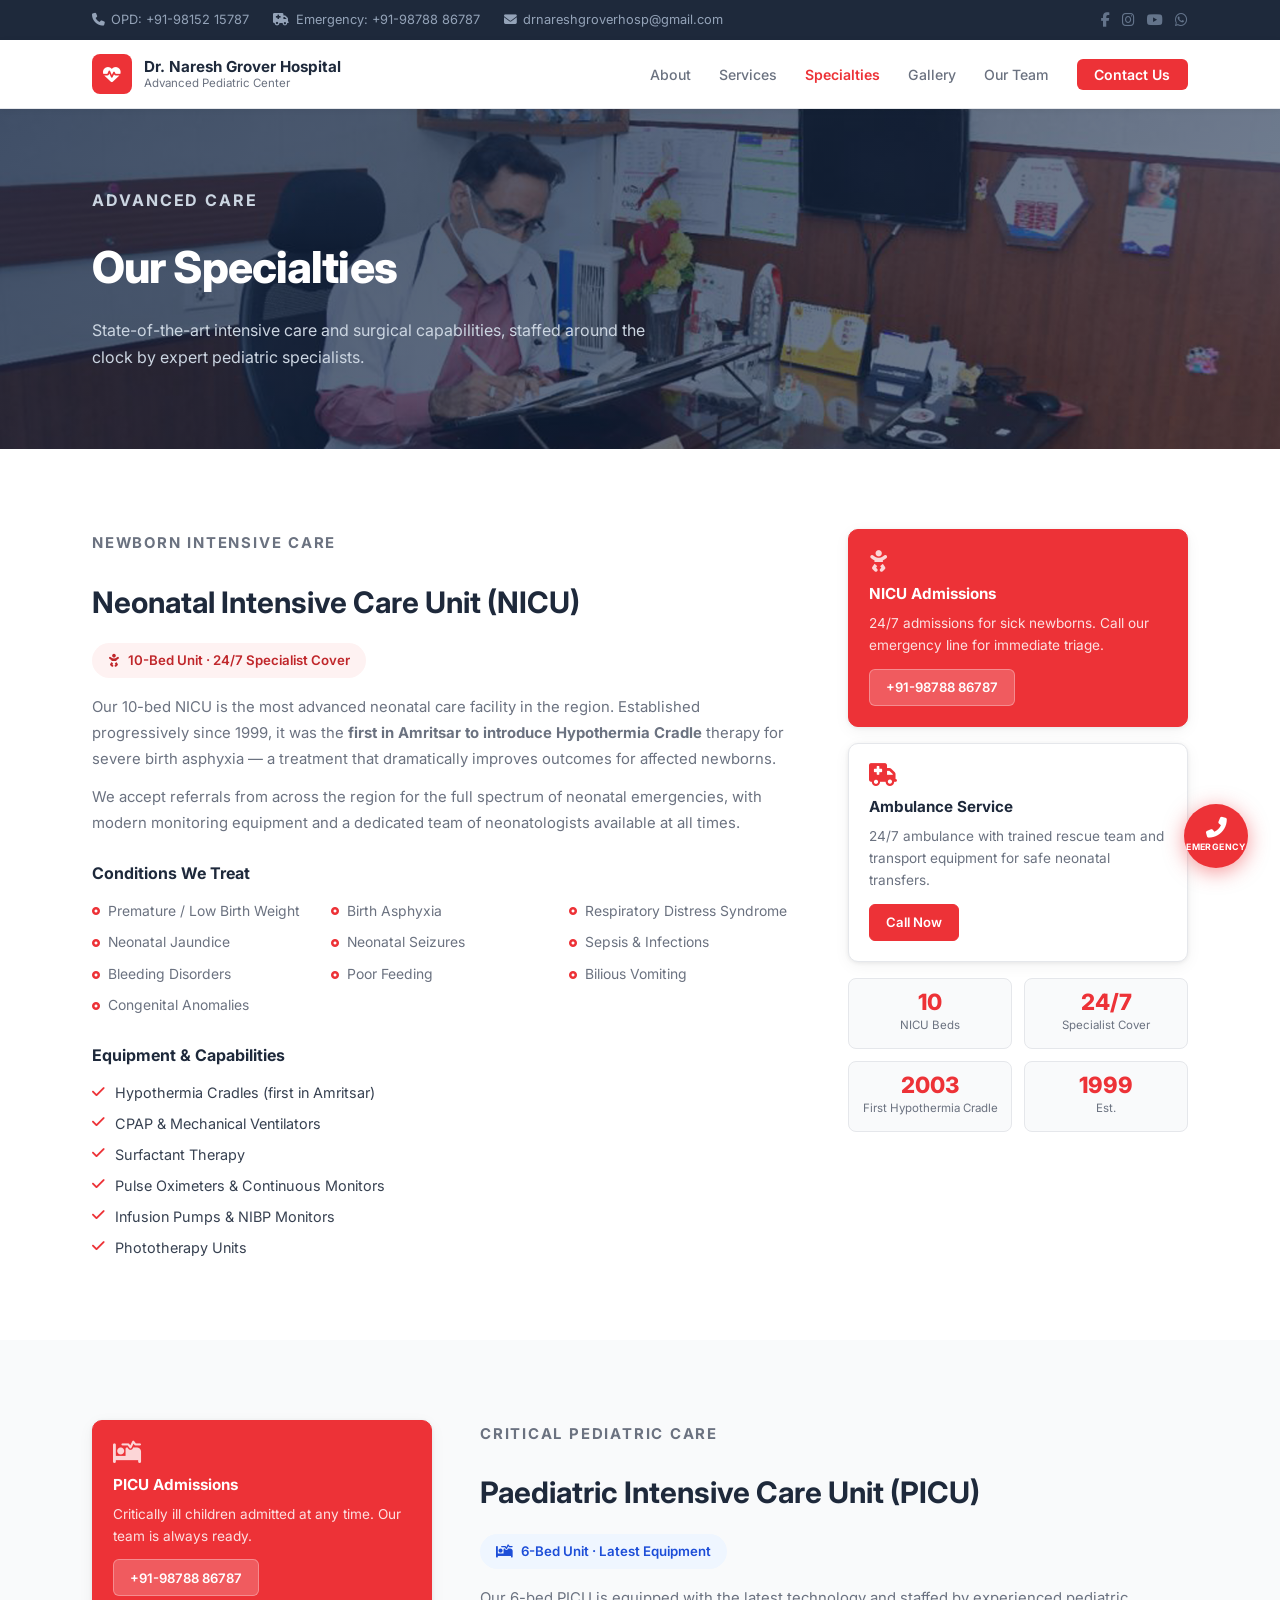
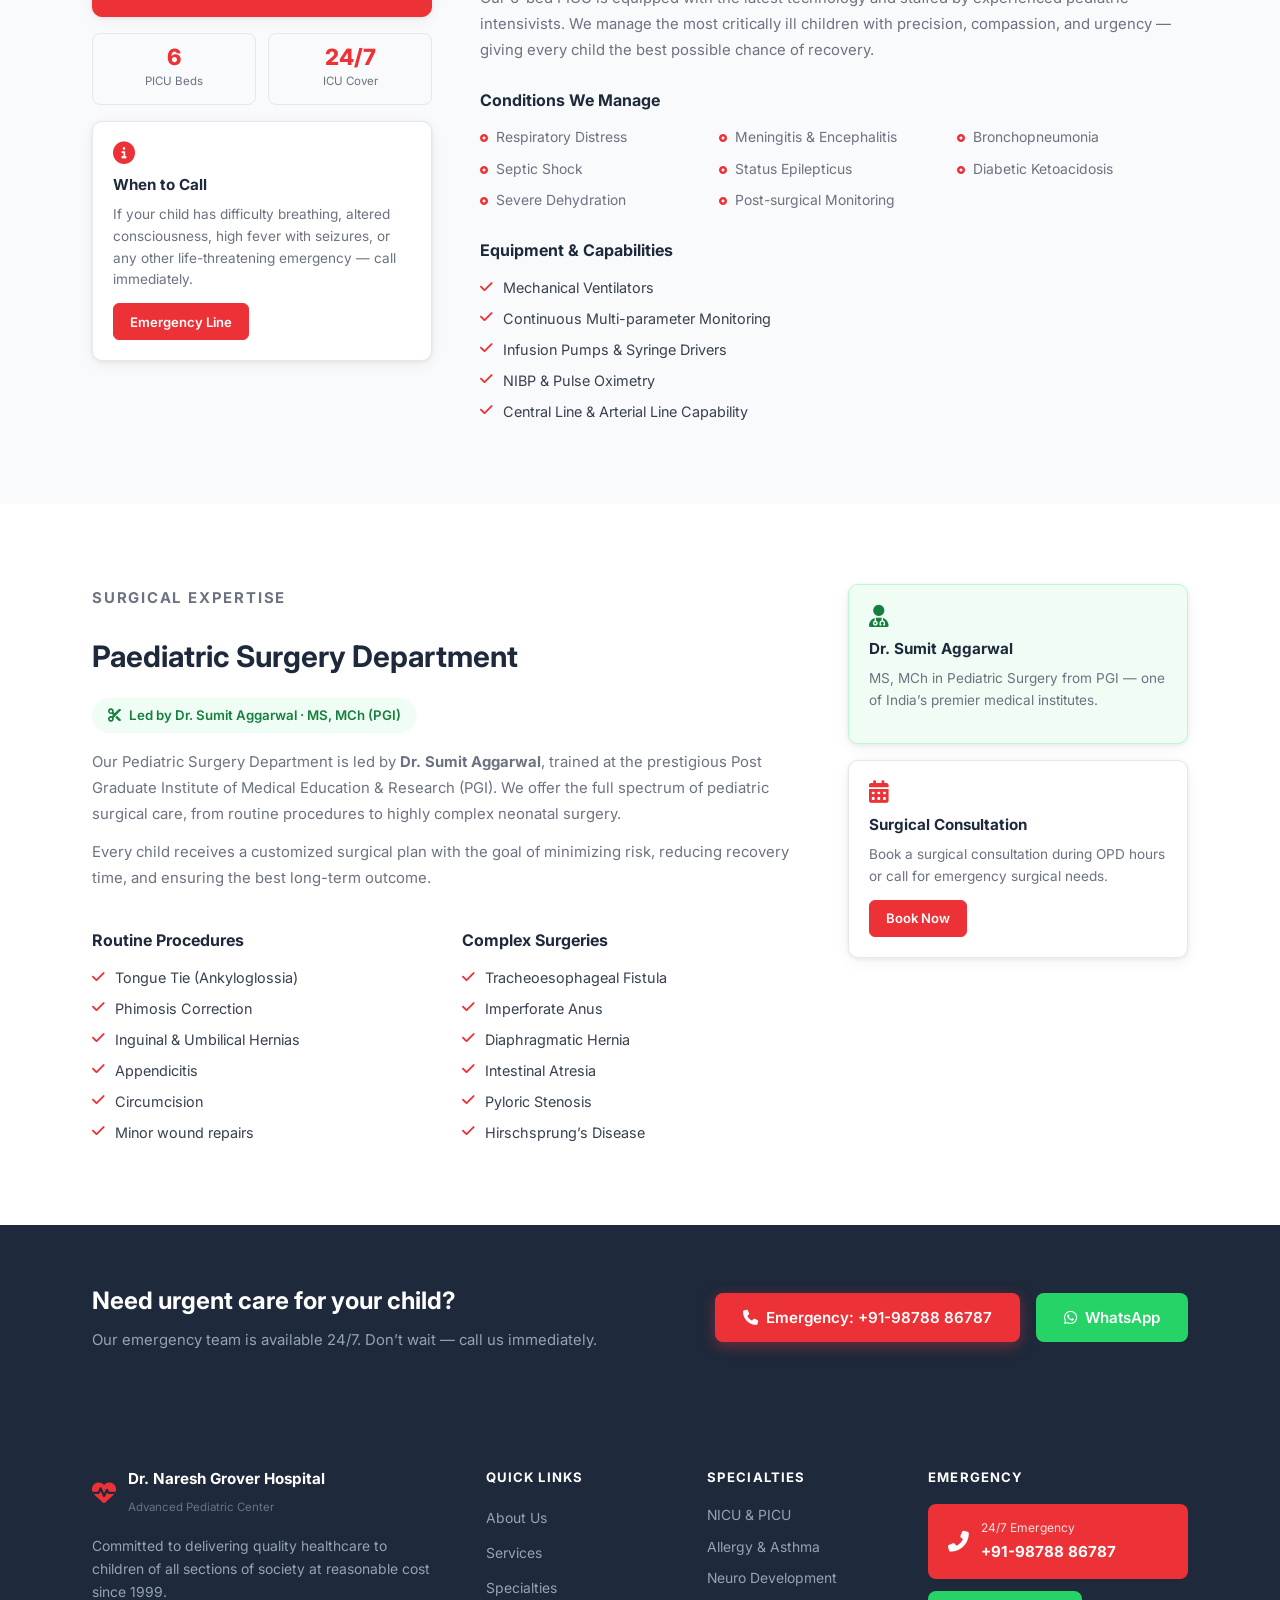
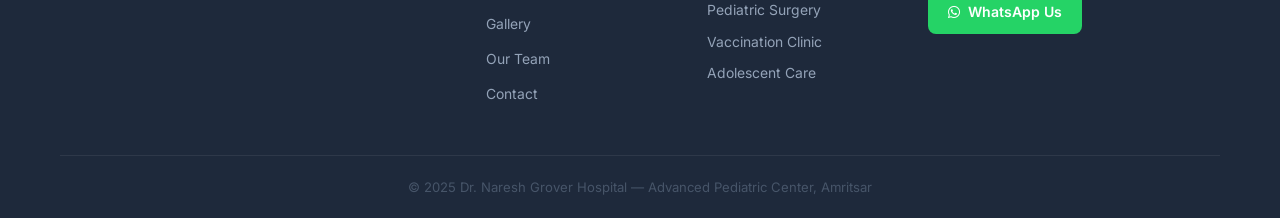
<file: specialties.html>
<!DOCTYPE html>
<html lang="en">
<head>
  <meta charset="UTF-8" />
  <meta name="viewport" content="width=device-width, initial-scale=1.0" />
  <title>Specialties &mdash; Dr. Naresh Grover Hospital</title>
  <meta name="description" content="Advanced specialties at Dr. Naresh Grover Hospital: NICU, PICU, and Pediatric Surgery in Amritsar." />
  <link rel="stylesheet" href="style.css" />
  <link rel="preconnect" href="https://fonts.googleapis.com" />
  <link rel="preconnect" href="https://fonts.gstatic.com" crossorigin />
  <link href="https://fonts.googleapis.com/css2?family=Inter:wght@300;400;500;600;700&display=swap" rel="stylesheet" />
  <link rel="stylesheet" href="https://cdnjs.cloudflare.com/ajax/libs/font-awesome/6.4.0/css/all.min.css" />
</head>
<body>

  <div class="topbar">
    <div class="topbar-inner">
      <div class="topbar-left">
        <a href="tel:+919815215787"><i class="fas fa-phone"></i> OPD: +91-98152 15787</a>
        <a href="tel:+919878886787"><i class="fas fa-ambulance"></i> Emergency: +91-98788 86787</a>
        <a href="mailto:drnareshgroverhosp@gmail.com"><i class="fas fa-envelope"></i> drnareshgroverhosp@gmail.com</a>
      </div>
      <div class="topbar-right">
        <a href="https://www.facebook.com/drnareshgroverhospital" target="_blank" rel="noopener"><i class="fab fa-facebook-f"></i></a>
        <a href="https://www.instagram.com/drnareshgroverhospital" target="_blank" rel="noopener"><i class="fab fa-instagram"></i></a>
        <a href="https://www.youtube.com/@DrNareshGrover" target="_blank" rel="noopener"><i class="fab fa-youtube"></i></a>
        <a href="https://wa.me/919878881787" target="_blank" rel="noopener"><i class="fab fa-whatsapp"></i></a>
      </div>
    </div>
  </div>

  <nav id="navbar">
    <div class="nav-container">
      <a href="index.html" class="nav-brand">
        <div class="brand-icon"><i class="fas fa-heartbeat"></i></div>
        <div class="brand-text">
          <span class="brand-name">Dr. Naresh Grover Hospital</span>
          <span class="brand-sub">Advanced Pediatric Center</span>
        </div>
      </a>
      <button class="nav-toggle" id="navToggle" aria-label="Toggle menu"><i class="fas fa-bars"></i></button>
      <ul class="nav-links" id="navLinks">
        <li><a href="index.html#about">About</a></li>
        <li><a href="services.html">Services</a></li>
        <li><a href="specialties.html" class="nav-active">Specialties</a></li>
        <li><a href="gallery.html">Gallery</a></li>
        <li><a href="index.html#team">Our Team</a></li>
        <li><a href="index.html#contact" class="nav-cta">Contact Us</a></li>
      </ul>
    </div>
  </nav>

  <!-- Page Hero -->
  <div class="page-hero" style="background-image: url('assets/hero2.jpg')">
    <div class="page-hero-overlay"></div>
    <div class="page-hero-content">
      <p class="hero-eyebrow">Advanced Care</p>
      <h1>Our Specialties</h1>
      <p>State-of-the-art intensive care and surgical capabilities, staffed around the clock by expert pediatric specialists.</p>
    </div>
  </div>

  <!-- NICU -->
  <section class="section" id="nicu">
    <div class="container specialty-layout">
      <div class="specialty-text">
        <p class="section-eyebrow">Newborn Intensive Care</p>
        <h2>Neonatal Intensive Care Unit (NICU)</h2>
        <div class="specialty-badge"><i class="fas fa-baby"></i> 10-Bed Unit &middot; 24/7 Specialist Cover</div>
        <p>Our 10-bed NICU is the most advanced neonatal care facility in the region. Established progressively since 1999, it was the <strong>first in Amritsar to introduce Hypothermia Cradle</strong> therapy for severe birth asphyxia &mdash; a treatment that dramatically improves outcomes for affected newborns.</p>
        <p>We accept referrals from across the region for the full spectrum of neonatal emergencies, with modern monitoring equipment and a dedicated team of neonatologists available at all times.</p>
        <h3>Conditions We Treat</h3>
        <div class="conditions-grid">
          <span><i class="fas fa-dot-circle"></i> Premature / Low Birth Weight</span>
          <span><i class="fas fa-dot-circle"></i> Birth Asphyxia</span>
          <span><i class="fas fa-dot-circle"></i> Respiratory Distress Syndrome</span>
          <span><i class="fas fa-dot-circle"></i> Neonatal Jaundice</span>
          <span><i class="fas fa-dot-circle"></i> Neonatal Seizures</span>
          <span><i class="fas fa-dot-circle"></i> Sepsis &amp; Infections</span>
          <span><i class="fas fa-dot-circle"></i> Bleeding Disorders</span>
          <span><i class="fas fa-dot-circle"></i> Poor Feeding</span>
          <span><i class="fas fa-dot-circle"></i> Bilious Vomiting</span>
          <span><i class="fas fa-dot-circle"></i> Congenital Anomalies</span>
        </div>
        <h3>Equipment &amp; Capabilities</h3>
        <ul class="sdc-list">
          <li><i class="fas fa-check"></i> Hypothermia Cradles (first in Amritsar)</li>
          <li><i class="fas fa-check"></i> CPAP &amp; Mechanical Ventilators</li>
          <li><i class="fas fa-check"></i> Surfactant Therapy</li>
          <li><i class="fas fa-check"></i> Pulse Oximeters &amp; Continuous Monitors</li>
          <li><i class="fas fa-check"></i> Infusion Pumps &amp; NIBP Monitors</li>
          <li><i class="fas fa-check"></i> Phototherapy Units</li>
        </ul>
      </div>
      <div class="specialty-sidebar">
        <div class="sidebar-card red">
          <i class="fas fa-baby"></i>
          <h4>NICU Admissions</h4>
          <p>24/7 admissions for sick newborns. Call our emergency line for immediate triage.</p>
          <a href="tel:+919878886787" class="sidebar-btn">+91-98788 86787</a>
        </div>
        <div class="sidebar-card">
          <i class="fas fa-ambulance"></i>
          <h4>Ambulance Service</h4>
          <p>24/7 ambulance with trained rescue team and transport equipment for safe neonatal transfers.</p>
          <a href="tel:+919878886787" class="sidebar-btn">Call Now</a>
        </div>
        <div class="sidebar-stat-grid">
          <div class="sidebar-stat"><span>10</span><small>NICU Beds</small></div>
          <div class="sidebar-stat"><span>24/7</span><small>Specialist Cover</small></div>
          <div class="sidebar-stat"><span>2003</span><small>First Hypothermia Cradle</small></div>
          <div class="sidebar-stat"><span>1999</span><small>Est.</small></div>
        </div>
      </div>
    </div>
  </section>

  <!-- PICU -->
  <section class="section section-alt" id="picu">
    <div class="container specialty-layout reverse">
      <div class="specialty-sidebar">
        <div class="sidebar-card red">
          <i class="fas fa-procedures"></i>
          <h4>PICU Admissions</h4>
          <p>Critically ill children admitted at any time. Our team is always ready.</p>
          <a href="tel:+919878886787" class="sidebar-btn">+91-98788 86787</a>
        </div>
        <div class="sidebar-stat-grid">
          <div class="sidebar-stat"><span>6</span><small>PICU Beds</small></div>
          <div class="sidebar-stat"><span>24/7</span><small>ICU Cover</small></div>
        </div>
        <div class="sidebar-card">
          <i class="fas fa-info-circle"></i>
          <h4>When to Call</h4>
          <p>If your child has difficulty breathing, altered consciousness, high fever with seizures, or any other life-threatening emergency &mdash; call immediately.</p>
          <a href="tel:+919878886787" class="sidebar-btn">Emergency Line</a>
        </div>
      </div>
      <div class="specialty-text">
        <p class="section-eyebrow">Critical Pediatric Care</p>
        <h2>Paediatric Intensive Care Unit (PICU)</h2>
        <div class="specialty-badge blue"><i class="fas fa-procedures"></i> 6-Bed Unit &middot; Latest Equipment</div>
        <p>Our 6-bed PICU is equipped with the latest technology and staffed by experienced pediatric intensivists. We manage the most critically ill children with precision, compassion, and urgency &mdash; giving every child the best possible chance of recovery.</p>
        <h3>Conditions We Manage</h3>
        <div class="conditions-grid">
          <span><i class="fas fa-dot-circle"></i> Respiratory Distress</span>
          <span><i class="fas fa-dot-circle"></i> Meningitis &amp; Encephalitis</span>
          <span><i class="fas fa-dot-circle"></i> Bronchopneumonia</span>
          <span><i class="fas fa-dot-circle"></i> Septic Shock</span>
          <span><i class="fas fa-dot-circle"></i> Status Epilepticus</span>
          <span><i class="fas fa-dot-circle"></i> Diabetic Ketoacidosis</span>
          <span><i class="fas fa-dot-circle"></i> Severe Dehydration</span>
          <span><i class="fas fa-dot-circle"></i> Post-surgical Monitoring</span>
        </div>
        <h3>Equipment &amp; Capabilities</h3>
        <ul class="sdc-list">
          <li><i class="fas fa-check"></i> Mechanical Ventilators</li>
          <li><i class="fas fa-check"></i> Continuous Multi-parameter Monitoring</li>
          <li><i class="fas fa-check"></i> Infusion Pumps &amp; Syringe Drivers</li>
          <li><i class="fas fa-check"></i> NIBP &amp; Pulse Oximetry</li>
          <li><i class="fas fa-check"></i> Central Line &amp; Arterial Line Capability</li>
        </ul>
      </div>
    </div>
  </section>

  <!-- Pediatric Surgery -->
  <section class="section" id="surgery">
    <div class="container specialty-layout">
      <div class="specialty-text">
        <p class="section-eyebrow">Surgical Expertise</p>
        <h2>Paediatric Surgery Department</h2>
        <div class="specialty-badge green"><i class="fas fa-cut"></i> Led by Dr. Sumit Aggarwal &middot; MS, MCh (PGI)</div>
        <p>Our Pediatric Surgery Department is led by <strong>Dr. Sumit Aggarwal</strong>, trained at the prestigious Post Graduate Institute of Medical Education &amp; Research (PGI). We offer the full spectrum of pediatric surgical care, from routine procedures to highly complex neonatal surgery.</p>
        <p>Every child receives a customized surgical plan with the goal of minimizing risk, reducing recovery time, and ensuring the best long-term outcome.</p>
        <div class="surgery-cols">
          <div>
            <h3>Routine Procedures</h3>
            <ul class="sdc-list">
              <li><i class="fas fa-check"></i> Tongue Tie (Ankyloglossia)</li>
              <li><i class="fas fa-check"></i> Phimosis Correction</li>
              <li><i class="fas fa-check"></i> Inguinal &amp; Umbilical Hernias</li>
              <li><i class="fas fa-check"></i> Appendicitis</li>
              <li><i class="fas fa-check"></i> Circumcision</li>
              <li><i class="fas fa-check"></i> Minor wound repairs</li>
            </ul>
          </div>
          <div>
            <h3>Complex Surgeries</h3>
            <ul class="sdc-list">
              <li><i class="fas fa-check"></i> Tracheoesophageal Fistula</li>
              <li><i class="fas fa-check"></i> Imperforate Anus</li>
              <li><i class="fas fa-check"></i> Diaphragmatic Hernia</li>
              <li><i class="fas fa-check"></i> Intestinal Atresia</li>
              <li><i class="fas fa-check"></i> Pyloric Stenosis</li>
              <li><i class="fas fa-check"></i> Hirschsprung&rsquo;s Disease</li>
            </ul>
          </div>
        </div>
      </div>
      <div class="specialty-sidebar">
        <div class="sidebar-card green">
          <i class="fas fa-user-md"></i>
          <h4>Dr. Sumit Aggarwal</h4>
          <p>MS, MCh in Pediatric Surgery from PGI &mdash; one of India&rsquo;s premier medical institutes.</p>
        </div>
        <div class="sidebar-card">
          <i class="fas fa-calendar-alt"></i>
          <h4>Surgical Consultation</h4>
          <p>Book a surgical consultation during OPD hours or call for emergency surgical needs.</p>
          <a href="tel:+919815215787" class="sidebar-btn">Book Now</a>
        </div>
      </div>
    </div>
  </section>

  <!-- CTA -->
  <section class="cta-section">
    <div class="container cta-inner">
      <div>
        <h2>Need urgent care for your child?</h2>
        <p>Our emergency team is available 24/7. Don&rsquo;t wait &mdash; call us immediately.</p>
      </div>
      <div class="cta-btns">
        <a href="tel:+919878886787" class="btn-primary"><i class="fas fa-phone"></i> Emergency: +91-98788 86787</a>
        <a href="https://wa.me/919878881787" target="_blank" rel="noopener" class="btn-whatsapp"><i class="fab fa-whatsapp"></i> WhatsApp</a>
      </div>
    </div>
  </section>

  <footer>
    <div class="container footer-grid">
      <div class="footer-brand">
        <div class="footer-logo">
          <i class="fas fa-heartbeat"></i>
          <div><span class="footer-name">Dr. Naresh Grover Hospital</span><span class="footer-sub">Advanced Pediatric Center</span></div>
        </div>
        <p>Committed to delivering quality healthcare to children of all sections of society at reasonable cost since 1999.</p>
      </div>
      <div class="footer-links">
        <h4>Quick Links</h4>
        <ul>
          <li><a href="index.html#about">About Us</a></li>
          <li><a href="services.html">Services</a></li>
          <li><a href="specialties.html">Specialties</a></li>
          <li><a href="gallery.html">Gallery</a></li>
          <li><a href="index.html#team">Our Team</a></li>
          <li><a href="index.html#contact">Contact</a></li>
        </ul>
      </div>
      <div class="footer-services">
        <h4>Specialties</h4>
        <ul>
          <li>NICU &amp; PICU</li>
          <li>Allergy &amp; Asthma</li>
          <li>Neuro Development</li>
          <li>Pediatric Surgery</li>
          <li>Vaccination Clinic</li>
          <li>Adolescent Care</li>
        </ul>
      </div>
      <div class="footer-emergency">
        <h4>Emergency</h4>
        <a href="tel:+919878886787" class="emergency-btn">
          <i class="fas fa-phone-alt"></i>
          <div><span>24/7 Emergency</span><strong>+91-98788 86787</strong></div>
        </a>
        <a href="https://wa.me/919878881787" target="_blank" rel="noopener" class="whatsapp-btn"><i class="fab fa-whatsapp"></i> WhatsApp Us</a>
      </div>
    </div>
    <div class="footer-bottom"><p>&copy; 2025 Dr. Naresh Grover Hospital &mdash; Advanced Pediatric Center, Amritsar</p></div>
  </footer>

  <a href="tel:+919878886787" class="fab-emergency" title="Emergency Call">
    <i class="fas fa-phone-alt"></i><span>Emergency</span>
  </a>

  <script src="main.js"></script>
</body>
</html>
</file>
<file: style.css>
/* ============================================================
   Variables & Base
   ============================================================ */
:root {
  --red:        #ed3237;
  --red-dark:   #c0272b;
  --red-light:  #fef2f2;
  --navy:       #1e293b;
  --text:       #374151;
  --text-muted: #6b7280;
  --bg:         #ffffff;
  --bg-alt:     #f9fafb;
  --border:     #e5e7eb;
  --radius:     10px;
  --shadow:     0 1px 4px rgba(0,0,0,0.07), 0 4px 16px rgba(0,0,0,0.05);
  --shadow-lg:  0 8px 32px rgba(0,0,0,0.12);
  --max-w:      1160px;
  --font:       'Inter', system-ui, sans-serif;
}

*, *::before, *::after { box-sizing: border-box; margin: 0; padding: 0; }
html { scroll-behavior: smooth; }
body { font-family: var(--font); color: var(--text); background: var(--bg); line-height: 1.7; -webkit-font-smoothing: antialiased; }
a { color: var(--red); text-decoration: none; transition: color 0.2s; }
a:hover { color: var(--red-dark); }
img { max-width: 100%; display: block; }
ul { list-style: none; }

.container { max-width: var(--max-w); margin: 0 auto; padding: 0 2rem; }
.section { padding: 5rem 0; }
.section-alt { background: var(--bg-alt); }

.section-header { text-align: center; margin-bottom: 3rem; }
.section-eyebrow {
  display: inline-block;
  font-size: 0.78rem;
  font-weight: 700;
  letter-spacing: 0.12em;
  text-transform: uppercase;
  color: var(--red);
  margin-bottom: 0.5rem;
}
.section-header h2 { font-size: 2rem; font-weight: 700; color: var(--navy); margin-bottom: 0.75rem; }
.section-desc { color: var(--text-muted); max-width: 560px; margin: 0 auto; font-size: 0.97rem; }

/* ============================================================
   Top Bar
   ============================================================ */
.topbar {
  background: var(--navy);
  color: #94a3b8;
  font-size: 0.8rem;
  padding: 0.5rem 0;
}
.topbar-inner {
  max-width: var(--max-w);
  margin: 0 auto;
  padding: 0 2rem;
  display: flex;
  justify-content: space-between;
  align-items: center;
  flex-wrap: wrap;
  gap: 0.5rem;
}
.topbar-left { display: flex; gap: 1.5rem; flex-wrap: wrap; }
.topbar-left a { color: #94a3b8; display: flex; align-items: center; gap: 0.4rem; }
.topbar-left a:hover { color: #fff; }
.topbar-right { display: flex; gap: 0.75rem; }
.topbar-right a { color: #64748b; font-size: 0.9rem; transition: color 0.2s; }
.topbar-right a:hover { color: var(--red); }

/* ============================================================
   Navigation
   ============================================================ */
#navbar {
  position: sticky;
  top: 0;
  z-index: 100;
  background: rgba(255,255,255,0.97);
  backdrop-filter: blur(10px);
  border-bottom: 1px solid var(--border);
  box-shadow: 0 1px 6px rgba(0,0,0,0.06);
}
.nav-container {
  max-width: var(--max-w);
  margin: 0 auto;
  padding: 0 2rem;
  display: flex;
  align-items: center;
  justify-content: space-between;
  height: 68px;
}
.nav-brand { display: flex; align-items: center; gap: 0.75rem; color: var(--navy); }
.nav-brand:hover { color: var(--red); }
.brand-icon {
  width: 40px; height: 40px;
  background: var(--red);
  color: #fff;
  border-radius: 8px;
  display: flex; align-items: center; justify-content: center;
  font-size: 1.1rem;
  flex-shrink: 0;
}
.brand-text { display: flex; flex-direction: column; line-height: 1.2; }
.brand-name { font-weight: 700; font-size: 0.95rem; }
.brand-sub { font-size: 0.72rem; color: var(--text-muted); font-weight: 400; }

.nav-links { display: flex; align-items: center; gap: 1.75rem; list-style: none; }
.nav-links a { color: var(--text-muted); font-size: 0.88rem; font-weight: 500; transition: color 0.2s; }
.nav-links a:hover { color: var(--red); }
.nav-cta {
  background: var(--red) !important;
  color: #fff !important;
  padding: 0.45rem 1.1rem;
  border-radius: 6px;
  font-weight: 600 !important;
}
.nav-cta:hover { background: var(--red-dark) !important; color: #fff !important; }

.nav-toggle { display: none; background: none; border: none; font-size: 1.3rem; color: var(--navy); cursor: pointer; }

/* ============================================================
   Hero
   ============================================================ */
.hero {
  position: relative;
  min-height: 90vh;
  display: flex;
  flex-direction: column;
  justify-content: center;
  overflow: hidden;
  color: #fff;
}
.hero-slides { position: absolute; inset: 0; }
.hero-slide {
  position: absolute; inset: 0;
  background-size: cover;
  background-position: center;
  opacity: 0;
  transition: opacity 1.2s ease;
}
.hero-slide.active { opacity: 1; }
.hero-overlay {
  position: absolute; inset: 0;
  background: linear-gradient(135deg, rgba(20,20,30,0.75) 0%, rgba(20,20,30,0.55) 100%);
}
.hero-content {
  position: relative;
  z-index: 2;
  max-width: var(--max-w);
  margin: 0 auto;
  padding: 6rem 2rem 3rem;
  flex: 1;
  display: flex;
  flex-direction: column;
  justify-content: center;
}
.hero-eyebrow {
  font-size: 0.8rem;
  font-weight: 700;
  letter-spacing: 0.12em;
  text-transform: uppercase;
  color: #fca5a5;
  margin-bottom: 1rem;
}
.hero-content h1 {
  font-size: clamp(2rem, 5vw, 3.5rem);
  font-weight: 800;
  line-height: 1.15;
  margin-bottom: 1rem;
  letter-spacing: -0.02em;
}
.hero-sub { font-size: 1rem; color: #e2e8f0; margin-bottom: 2rem; }
.hero-buttons { display: flex; gap: 1rem; flex-wrap: wrap; }

.btn-primary {
  display: inline-flex; align-items: center; gap: 0.5rem;
  background: var(--red); color: #fff;
  padding: 0.75rem 1.75rem;
  border-radius: 8px; font-weight: 600; font-size: 0.95rem;
  transition: background 0.2s, transform 0.15s, box-shadow 0.2s;
  box-shadow: 0 4px 14px rgba(237,50,55,0.4);
}
.btn-primary:hover { background: var(--red-dark); color: #fff; transform: translateY(-2px); box-shadow: 0 6px 20px rgba(237,50,55,0.45); }

.btn-outline {
  display: inline-flex; align-items: center; gap: 0.5rem;
  background: transparent; color: #fff;
  padding: 0.75rem 1.75rem;
  border-radius: 8px; font-weight: 600; font-size: 0.95rem;
  border: 2px solid rgba(255,255,255,0.6);
  transition: background 0.2s, border-color 0.2s;
}
.btn-outline:hover { background: rgba(255,255,255,0.12); border-color: #fff; color: #fff; }

.hero-stats {
  position: relative; z-index: 2;
  background: rgba(255,255,255,0.08);
  backdrop-filter: blur(12px);
  border-top: 1px solid rgba(255,255,255,0.15);
  display: flex;
  justify-content: center;
}
.stat {
  flex: 1; max-width: 200px;
  text-align: center;
  padding: 1.5rem 1rem;
  border-right: 1px solid rgba(255,255,255,0.12);
}
.stat:last-child { border-right: none; }
.stat-num { display: block; font-size: 2rem; font-weight: 800; color: #fff; line-height: 1; margin-bottom: 0.3rem; }
.stat-label { font-size: 0.78rem; font-weight: 500; color: #cbd5e1; text-transform: uppercase; letter-spacing: 0.06em; }

/* ============================================================
   About
   ============================================================ */
.about-grid {
  display: grid;
  grid-template-columns: 1fr 1fr;
  gap: 4rem;
  align-items: center;
}
.about-img { position: relative; }
.about-img img {
  border-radius: var(--radius);
  box-shadow: var(--shadow-lg);
  width: 100%;
  object-fit: cover;
  aspect-ratio: 4/3;
}
.about-badge {
  position: absolute;
  bottom: -1.5rem; right: -1.5rem;
  background: var(--red);
  color: #fff;
  padding: 1rem 1.25rem;
  border-radius: var(--radius);
  display: flex; align-items: center; gap: 0.75rem;
  font-size: 0.82rem; font-weight: 600; line-height: 1.4;
  box-shadow: 0 4px 20px rgba(237,50,55,0.4);
  max-width: 200px;
}
.about-badge i { font-size: 1.5rem; flex-shrink: 0; }
.about-text .section-eyebrow { display: block; }
.about-text h2 { font-size: 2rem; font-weight: 700; color: var(--navy); margin: 0.5rem 0 0.75rem; line-height: 1.2; }
.about-text .lead { font-size: 1.05rem; font-style: italic; color: var(--red); margin-bottom: 1rem; font-weight: 500; }
.about-text p { color: var(--text-muted); margin-bottom: 1rem; }
.about-highlights { display: flex; flex-direction: column; gap: 0.5rem; margin: 1.5rem 0; }
.highlight { display: flex; align-items: center; gap: 0.6rem; font-size: 0.9rem; color: var(--text); }
.highlight i { color: var(--red); flex-shrink: 0; }

/* ============================================================
   Services
   ============================================================ */
.services-grid {
  display: grid;
  grid-template-columns: repeat(auto-fill, minmax(280px, 1fr));
  gap: 1.5rem;
}
.service-card {
  background: var(--bg);
  border: 1px solid var(--border);
  border-radius: var(--radius);
  padding: 1.75rem;
  box-shadow: var(--shadow);
  transition: box-shadow 0.2s, transform 0.2s;
}
.service-card:hover { box-shadow: var(--shadow-lg); transform: translateY(-3px); }
.featured-service { border-color: #fca5a5; }
.service-icon {
  width: 52px; height: 52px;
  border-radius: 10px;
  display: flex; align-items: center; justify-content: center;
  font-size: 1.3rem;
  margin-bottom: 1rem;
}
.service-card h3 { font-size: 1rem; font-weight: 600; color: var(--navy); margin-bottom: 0.5rem; display: flex; align-items: center; gap: 0.5rem; }
.service-card p { font-size: 0.88rem; color: var(--text-muted); line-height: 1.65; }
.badge {
  display: inline-block;
  background: var(--red); color: #fff;
  font-size: 0.7rem; font-weight: 700;
  padding: 0.1rem 0.5rem;
  border-radius: 999px;
}

/* ============================================================
   Team
   ============================================================ */
.team-grid {
  display: grid;
  grid-template-columns: repeat(auto-fit, minmax(300px, 1fr));
  gap: 2rem;
}
.team-card {
  background: var(--bg);
  border: 1px solid var(--border);
  border-radius: var(--radius);
  overflow: hidden;
  box-shadow: var(--shadow);
  transition: box-shadow 0.2s, transform 0.2s;
}
.team-card:hover { box-shadow: var(--shadow-lg); transform: translateY(-3px); }
.team-img-wrap { height: 280px; overflow: hidden; background: var(--bg-alt); }
.team-img-wrap img { width: 100%; height: 100%; object-fit: cover; object-position: top; transition: transform 0.4s; }
.team-card:hover .team-img-wrap img { transform: scale(1.04); }
.team-body { padding: 1.5rem; }
.team-body h3 { font-size: 1.1rem; font-weight: 700; color: var(--navy); margin-bottom: 0.25rem; }
.team-role { font-size: 0.85rem; color: var(--red); font-weight: 500; margin-bottom: 0.75rem; }
.team-bio { font-size: 0.87rem; color: var(--text-muted); line-height: 1.65; margin-bottom: 1rem; }
.team-tags { display: flex; flex-wrap: wrap; gap: 0.4rem; }
.team-tags span {
  background: var(--red-light); color: var(--red-dark);
  font-size: 0.75rem; font-weight: 600;
  padding: 0.2rem 0.65rem; border-radius: 999px;
}

/* ============================================================
   Hours (Red section)
   ============================================================ */
.section-red {
  background: var(--red);
  color: #fff;
}
.hours-grid {
  display: grid;
  grid-template-columns: 1fr 1.6fr;
  gap: 4rem;
  align-items: center;
}
.hours-text .section-eyebrow.light { color: #fca5a5; }
.hours-text h2 { font-size: 2rem; font-weight: 700; color: #fff; margin: 0.5rem 0 1rem; }
.hours-text p { color: rgba(255,255,255,0.85); margin-bottom: 1.75rem; }
.btn-white {
  display: inline-flex; align-items: center; gap: 0.5rem;
  background: #fff; color: var(--red);
  padding: 0.75rem 1.75rem;
  border-radius: 8px; font-weight: 700; font-size: 0.95rem;
  transition: background 0.2s, transform 0.15s;
}
.btn-white:hover { background: #fef2f2; color: var(--red-dark); transform: translateY(-2px); }

.hours-table-wrap {
  background: rgba(255,255,255,0.12);
  border-radius: var(--radius);
  padding: 1.5rem;
}
.hours-table { width: 100%; border-collapse: collapse; }
.hours-table th {
  text-align: left; padding: 0.75rem 1rem;
  font-size: 0.8rem; font-weight: 700;
  text-transform: uppercase; letter-spacing: 0.08em;
  color: rgba(255,255,255,0.7);
  border-bottom: 1px solid rgba(255,255,255,0.2);
}
.hours-table td {
  padding: 0.75rem 1rem;
  font-size: 0.9rem; color: rgba(255,255,255,0.9);
  border-bottom: 1px solid rgba(255,255,255,0.1);
}
.hours-table td i { margin-right: 0.5rem; opacity: 0.7; }
.highlight-row td { color: #fff; font-weight: 600; }
.hours-note {
  margin-top: 1rem; font-size: 0.82rem;
  color: rgba(255,255,255,0.75);
}
.hours-note i { margin-right: 0.3rem; }

/* ============================================================
   Contact
   ============================================================ */
.contact-grid {
  display: grid;
  grid-template-columns: 1fr 1fr;
  gap: 3rem;
  align-items: start;
}
.contact-card {
  display: flex; gap: 1rem;
  padding: 1.25rem;
  background: var(--bg-alt);
  border: 1px solid var(--border);
  border-radius: var(--radius);
  margin-bottom: 1rem;
}
.contact-card i {
  font-size: 1.25rem;
  color: var(--red);
  padding-top: 0.1rem;
  flex-shrink: 0;
}
.contact-card h4 { font-size: 0.88rem; font-weight: 700; color: var(--navy); margin-bottom: 0.3rem; }
.contact-card p { font-size: 0.88rem; color: var(--text-muted); line-height: 1.6; }
.contact-card a { color: var(--red); }
.map-link { display: inline-flex; align-items: center; gap: 0.3rem; font-size: 0.82rem; font-weight: 600; margin-top: 0.3rem; }

.social-row { display: flex; gap: 0.75rem; flex-wrap: wrap; margin-top: 0.5rem; }
.social-btn {
  display: inline-flex; align-items: center; gap: 0.4rem;
  padding: 0.45rem 1rem; border-radius: 6px;
  font-size: 0.82rem; font-weight: 600; color: #fff;
  transition: opacity 0.2s, transform 0.15s;
}
.social-btn:hover { opacity: 0.88; transform: translateY(-1px); color: #fff; }
.facebook { background: #1877f2; }
.instagram { background: linear-gradient(135deg, #f58529, #dd2a7b, #8134af); }
.youtube { background: #ff0000; }

.map-wrap {
  border-radius: var(--radius);
  overflow: hidden;
  height: 420px;
  box-shadow: var(--shadow-lg);
  border: 1px solid var(--border);
}

/* ============================================================
   Footer
   ============================================================ */
footer {
  background: var(--navy);
  color: #94a3b8;
  padding: 3.5rem 0 0;
}
.footer-grid {
  display: grid;
  grid-template-columns: 2fr 1fr 1fr 1.5fr;
  gap: 3rem;
  padding-bottom: 3rem;
  border-bottom: 1px solid rgba(255,255,255,0.07);
}
.footer-logo { display: flex; align-items: center; gap: 0.75rem; margin-bottom: 1rem; }
.footer-logo i { font-size: 1.5rem; color: var(--red); }
.footer-name { display: block; font-weight: 700; font-size: 0.95rem; color: #fff; }
.footer-sub { font-size: 0.72rem; color: #64748b; }
.footer-brand p { font-size: 0.87rem; line-height: 1.65; }
footer h4 { font-size: 0.82rem; font-weight: 700; text-transform: uppercase; letter-spacing: 0.08em; color: #fff; margin-bottom: 1rem; }
.footer-links ul, .footer-services ul { display: flex; flex-direction: column; gap: 0.5rem; }
.footer-links a { font-size: 0.87rem; color: #94a3b8; }
.footer-links a:hover { color: var(--red); }
.footer-services li { font-size: 0.87rem; }

.emergency-btn {
  display: flex; align-items: center; gap: 0.75rem;
  background: var(--red); color: #fff;
  padding: 0.85rem 1.25rem;
  border-radius: 8px; margin-bottom: 0.75rem;
  transition: background 0.2s;
}
.emergency-btn:hover { background: var(--red-dark); color: #fff; }
.emergency-btn i { font-size: 1.3rem; }
.emergency-btn span { font-size: 0.75rem; display: block; opacity: 0.85; }
.emergency-btn strong { font-size: 0.95rem; }
.whatsapp-btn {
  display: inline-flex; align-items: center; gap: 0.5rem;
  background: #25d366; color: #fff;
  padding: 0.6rem 1.25rem; border-radius: 8px;
  font-weight: 600; font-size: 0.88rem;
  transition: background 0.2s;
}
.whatsapp-btn:hover { background: #1da851; color: #fff; }

.footer-bottom {
  text-align: center; padding: 1.25rem 2rem;
  font-size: 0.82rem; color: #475569;
}

/* ============================================================
   Page Hero (inner pages)
   ============================================================ */
.page-hero {
  position: relative;
  height: 340px;
  display: flex;
  align-items: center;
  background-size: cover;
  background-position: center;
  color: #fff;
}
.page-hero-overlay {
  position: absolute;
  inset: 0;
  background: linear-gradient(135deg, rgba(15,34,64,0.78) 0%, rgba(15,34,64,0.55) 100%);
}
.page-hero-content {
  position: relative;
  z-index: 1;
  max-width: var(--max-w);
  margin: 0 auto;
  padding: 0 2rem;
  width: 100%;
}
.page-hero-content h1 {
  font-size: clamp(1.75rem, 4vw, 2.75rem);
  font-weight: 800;
  margin: 0.4rem 0 0.75rem;
  letter-spacing: -0.02em;
}
.page-hero-content p { font-size: 1rem; color: #cbd5e1; max-width: 560px; }

/* ============================================================
   Nav active state (inner pages)
   ============================================================ */
.nav-active { color: var(--red) !important; font-weight: 600 !important; }

/* ============================================================
   Service Detail Cards (services.html)
   ============================================================ */
.services-detail-grid {
  display: flex;
  flex-direction: column;
  gap: 2rem;
}
.service-detail-card {
  display: flex;
  gap: 2rem;
  background: var(--bg);
  border: 1px solid var(--border);
  border-radius: var(--radius);
  padding: 2rem;
  box-shadow: var(--shadow);
  transition: box-shadow 0.2s;
}
.service-detail-card:hover { box-shadow: var(--shadow-lg); }
.sdc-icon {
  width: 64px; height: 64px;
  border-radius: 12px;
  display: flex; align-items: center; justify-content: center;
  font-size: 1.6rem;
  flex-shrink: 0;
}
.sdc-body { flex: 1; }
.sdc-body h2 { font-size: 1.25rem; font-weight: 700; color: var(--navy); margin-bottom: 0.75rem; }
.sdc-body p { color: var(--text-muted); font-size: 0.93rem; line-height: 1.7; margin-bottom: 1rem; }
.sdc-list { display: flex; flex-direction: column; gap: 0.4rem; margin-top: 0.5rem; }
.sdc-list li { display: flex; align-items: flex-start; gap: 0.6rem; font-size: 0.9rem; color: var(--text); }
.sdc-list li i { color: var(--red); flex-shrink: 0; margin-top: 0.2rem; }

/* ============================================================
   Specialty Layout (specialties.html)
   ============================================================ */
.specialty-layout {
  display: grid;
  grid-template-columns: 1fr 340px;
  gap: 3rem;
  align-items: start;
}
.specialty-layout.reverse { grid-template-columns: 340px 1fr; }
.specialty-layout.reverse .specialty-sidebar { order: -1; }

.specialty-text h2 { font-size: 1.85rem; font-weight: 700; color: var(--navy); margin: 0.5rem 0 1rem; }
.specialty-text h3 { font-size: 1rem; font-weight: 700; color: var(--navy); margin: 1.5rem 0 0.75rem; }
.specialty-text p { color: var(--text-muted); font-size: 0.93rem; line-height: 1.75; margin-bottom: 0.75rem; }

.specialty-badge {
  display: inline-flex; align-items: center; gap: 0.5rem;
  background: var(--red-light); color: var(--red-dark);
  padding: 0.4rem 1rem; border-radius: 999px;
  font-size: 0.83rem; font-weight: 600;
  margin-bottom: 1rem;
}
.specialty-badge.blue { background: #eff6ff; color: #1d4ed8; }
.specialty-badge.green { background: #f0fdf4; color: #15803d; }

.conditions-grid {
  display: grid;
  grid-template-columns: repeat(auto-fill, minmax(200px, 1fr));
  gap: 0.5rem;
  margin-bottom: 1rem;
}
.conditions-grid span {
  display: flex; align-items: center; gap: 0.5rem;
  font-size: 0.87rem; color: var(--text-muted);
}
.conditions-grid span i { color: var(--red); font-size: 0.5rem; flex-shrink: 0; }

.surgery-cols { display: grid; grid-template-columns: 1fr 1fr; gap: 2rem; margin-top: 0.5rem; }

.sidebar-card {
  background: var(--bg);
  border: 1px solid var(--border);
  border-radius: var(--radius);
  padding: 1.25rem;
  margin-bottom: 1rem;
  box-shadow: var(--shadow);
}
.sidebar-card.red { background: var(--red); border-color: var(--red); color: #fff; }
.sidebar-card.red h4 { color: #fff; }
.sidebar-card.red p { color: rgba(255,255,255,0.85); }
.sidebar-card.green { background: #f0fdf4; border-color: #bbf7d0; }
.sidebar-card i { font-size: 1.4rem; color: var(--red); margin-bottom: 0.5rem; display: block; }
.sidebar-card.red i { color: rgba(255,255,255,0.8); }
.sidebar-card.green i { color: #15803d; }
.sidebar-card h4 { font-size: 0.95rem; font-weight: 700; color: var(--navy); margin-bottom: 0.4rem; }
.sidebar-card p { font-size: 0.85rem; color: var(--text-muted); line-height: 1.6; margin-bottom: 0.75rem; }
.sidebar-btn {
  display: inline-block;
  background: rgba(255,255,255,0.2);
  color: #fff;
  padding: 0.4rem 1rem;
  border-radius: 6px;
  font-size: 0.82rem;
  font-weight: 600;
  border: 1px solid rgba(255,255,255,0.3);
  transition: background 0.2s;
}
.sidebar-card:not(.red) .sidebar-btn {
  background: var(--red); border-color: var(--red); color: #fff;
}
.sidebar-btn:hover { background: var(--red-dark) !important; color: #fff; border-color: var(--red-dark) !important; }

.sidebar-stat-grid {
  display: grid; grid-template-columns: 1fr 1fr;
  gap: 0.75rem; margin-bottom: 1rem;
}
.sidebar-stat {
  background: var(--bg-alt); border: 1px solid var(--border);
  border-radius: 8px; padding: 0.75rem; text-align: center;
}
.sidebar-stat span { display: block; font-size: 1.4rem; font-weight: 800; color: var(--red); line-height: 1; }
.sidebar-stat small { font-size: 0.72rem; color: var(--text-muted); display: block; margin-top: 0.2rem; }

/* ============================================================
   CTA Section
   ============================================================ */
.cta-section {
  background: var(--navy);
  padding: 3.5rem 0;
}
.cta-inner {
  display: flex;
  align-items: center;
  justify-content: space-between;
  gap: 2rem;
  flex-wrap: wrap;
}
.cta-inner h2 { font-size: 1.5rem; font-weight: 700; color: #fff; margin-bottom: 0.4rem; }
.cta-inner p { color: #94a3b8; font-size: 0.93rem; }
.cta-btns { display: flex; gap: 1rem; flex-wrap: wrap; }
.btn-whatsapp {
  display: inline-flex; align-items: center; gap: 0.5rem;
  background: #25d366; color: #fff;
  padding: 0.75rem 1.75rem;
  border-radius: 8px; font-weight: 600; font-size: 0.95rem;
  transition: background 0.2s, transform 0.15s;
}
.btn-whatsapp:hover { background: #1da851; color: #fff; transform: translateY(-2px); }

/* ============================================================
   Floating Emergency Button
   ============================================================ */
.fab-emergency {
  position: fixed;
  bottom: 2rem; right: 2rem;
  background: var(--red);
  color: #fff;
  display: flex; flex-direction: column;
  align-items: center; justify-content: center;
  width: 64px; height: 64px;
  border-radius: 50%;
  box-shadow: 0 4px 20px rgba(237,50,55,0.5);
  z-index: 200;
  transition: transform 0.2s, box-shadow 0.2s;
  gap: 0.15rem;
}
.fab-emergency i { font-size: 1.3rem; }
.fab-emergency span { font-size: 0.55rem; font-weight: 700; text-transform: uppercase; letter-spacing: 0.04em; }
.fab-emergency:hover { transform: scale(1.1); color: #fff; box-shadow: 0 6px 28px rgba(237,50,55,0.6); }

/* ============================================================
   Responsive
   ============================================================ */
@media (max-width: 1024px) {
  .footer-grid { grid-template-columns: 1fr 1fr; }
}

@media (max-width: 900px) {
  .specialty-layout,
  .specialty-layout.reverse { grid-template-columns: 1fr; }
  .specialty-layout.reverse .specialty-sidebar { order: 0; }
  .surgery-cols { grid-template-columns: 1fr; gap: 0; }
}

@media (max-width: 768px) {
  .nav-toggle { display: block; }
  .nav-links {
    display: none; flex-direction: column;
    position: absolute; top: 68px; left: 0; right: 0;
    background: #fff; border-bottom: 1px solid var(--border);
    padding: 1rem 2rem; gap: 1rem;
    box-shadow: 0 4px 16px rgba(0,0,0,0.08);
  }
  .nav-links.open { display: flex; }
  .nav-cta { align-self: flex-start; }

  .topbar-left { display: none; }

  .hero { min-height: 70vh; }
  .hero-stats { display: none; }

  .about-grid { grid-template-columns: 1fr; gap: 2rem; }
  .about-badge { bottom: 1rem; right: 1rem; }

  .hours-grid { grid-template-columns: 1fr; gap: 2rem; }

  .contact-grid { grid-template-columns: 1fr; }
  .service-detail-card { flex-direction: column; gap: 1rem; }
  .map-wrap { height: 280px; }

  .footer-grid { grid-template-columns: 1fr 1fr; gap: 2rem; }
  .footer-brand { grid-column: 1 / -1; }
}

@media (max-width: 480px) {
  .container { padding: 0 1.25rem; }
  .section { padding: 3.5rem 0; }
  .hero-content h1 { font-size: 1.75rem; }
  .footer-grid { grid-template-columns: 1fr; }
  .brand-sub { display: none; }
}
</file>
